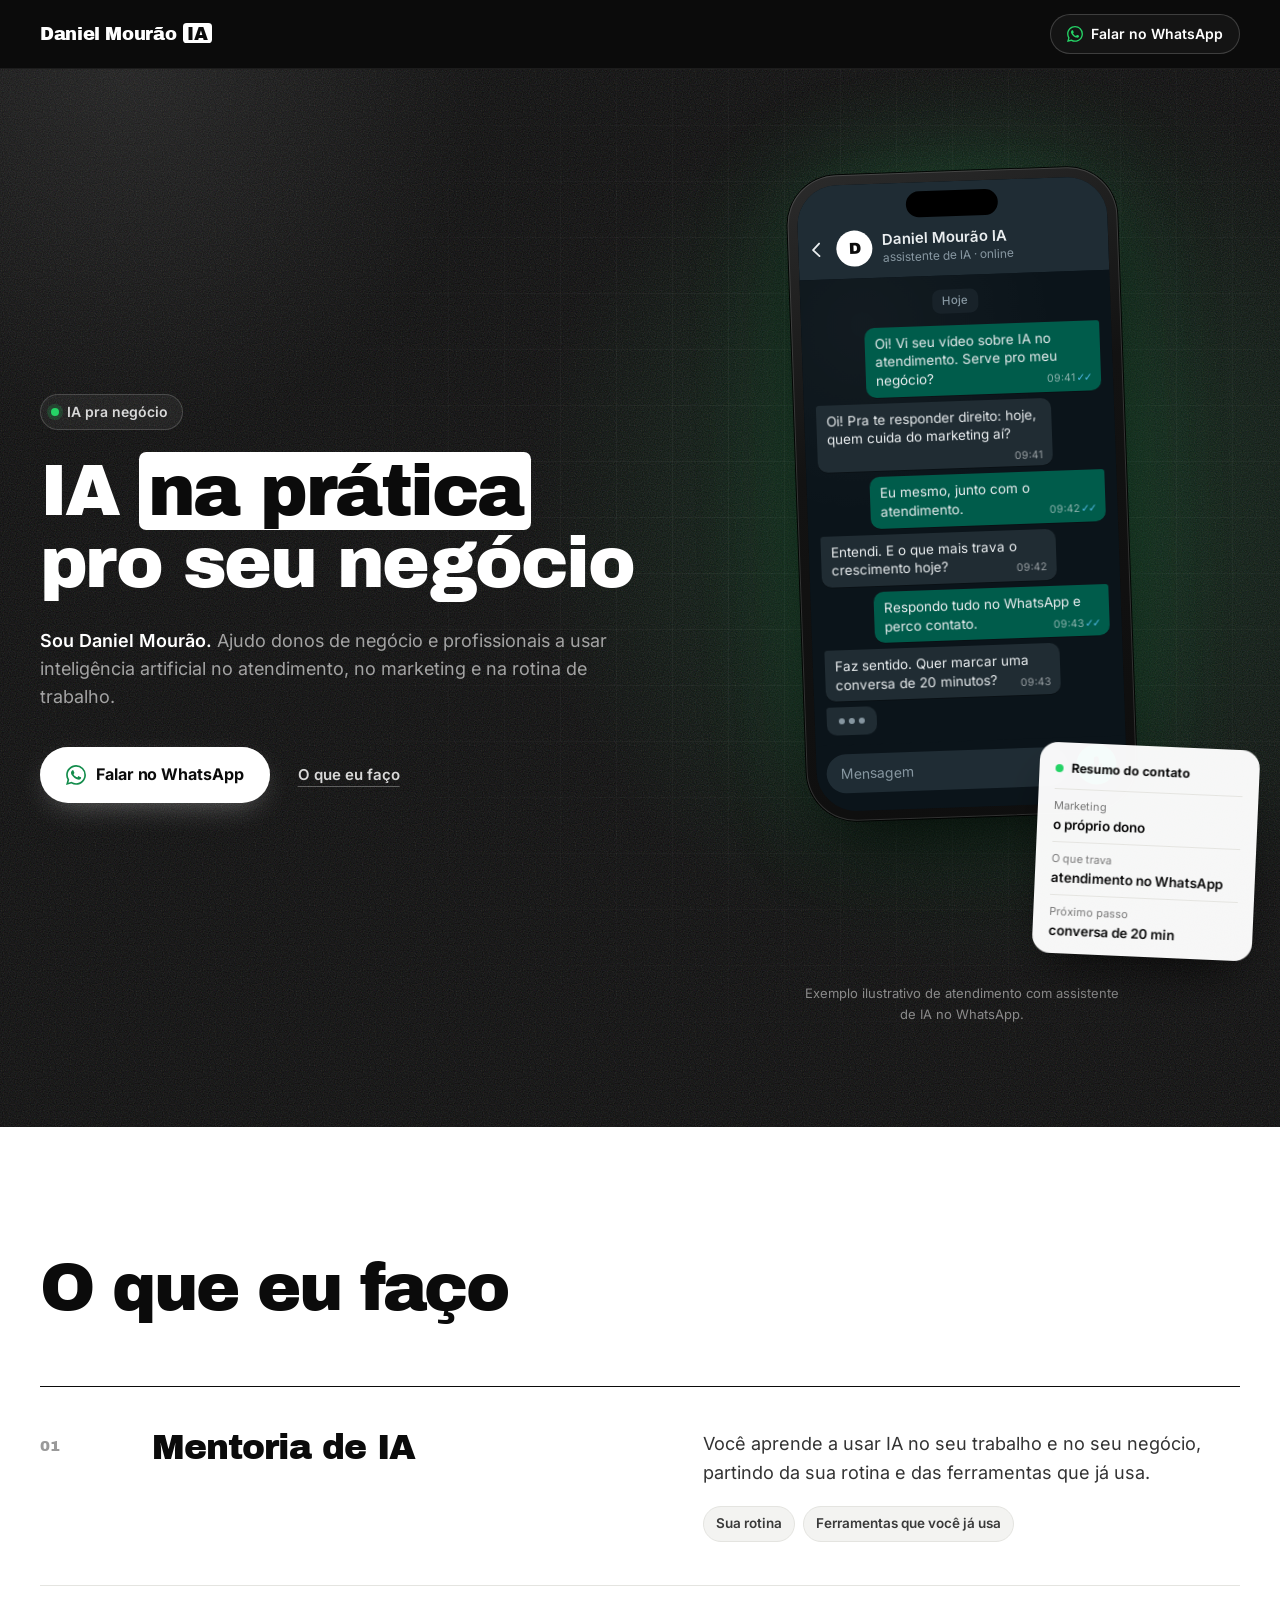
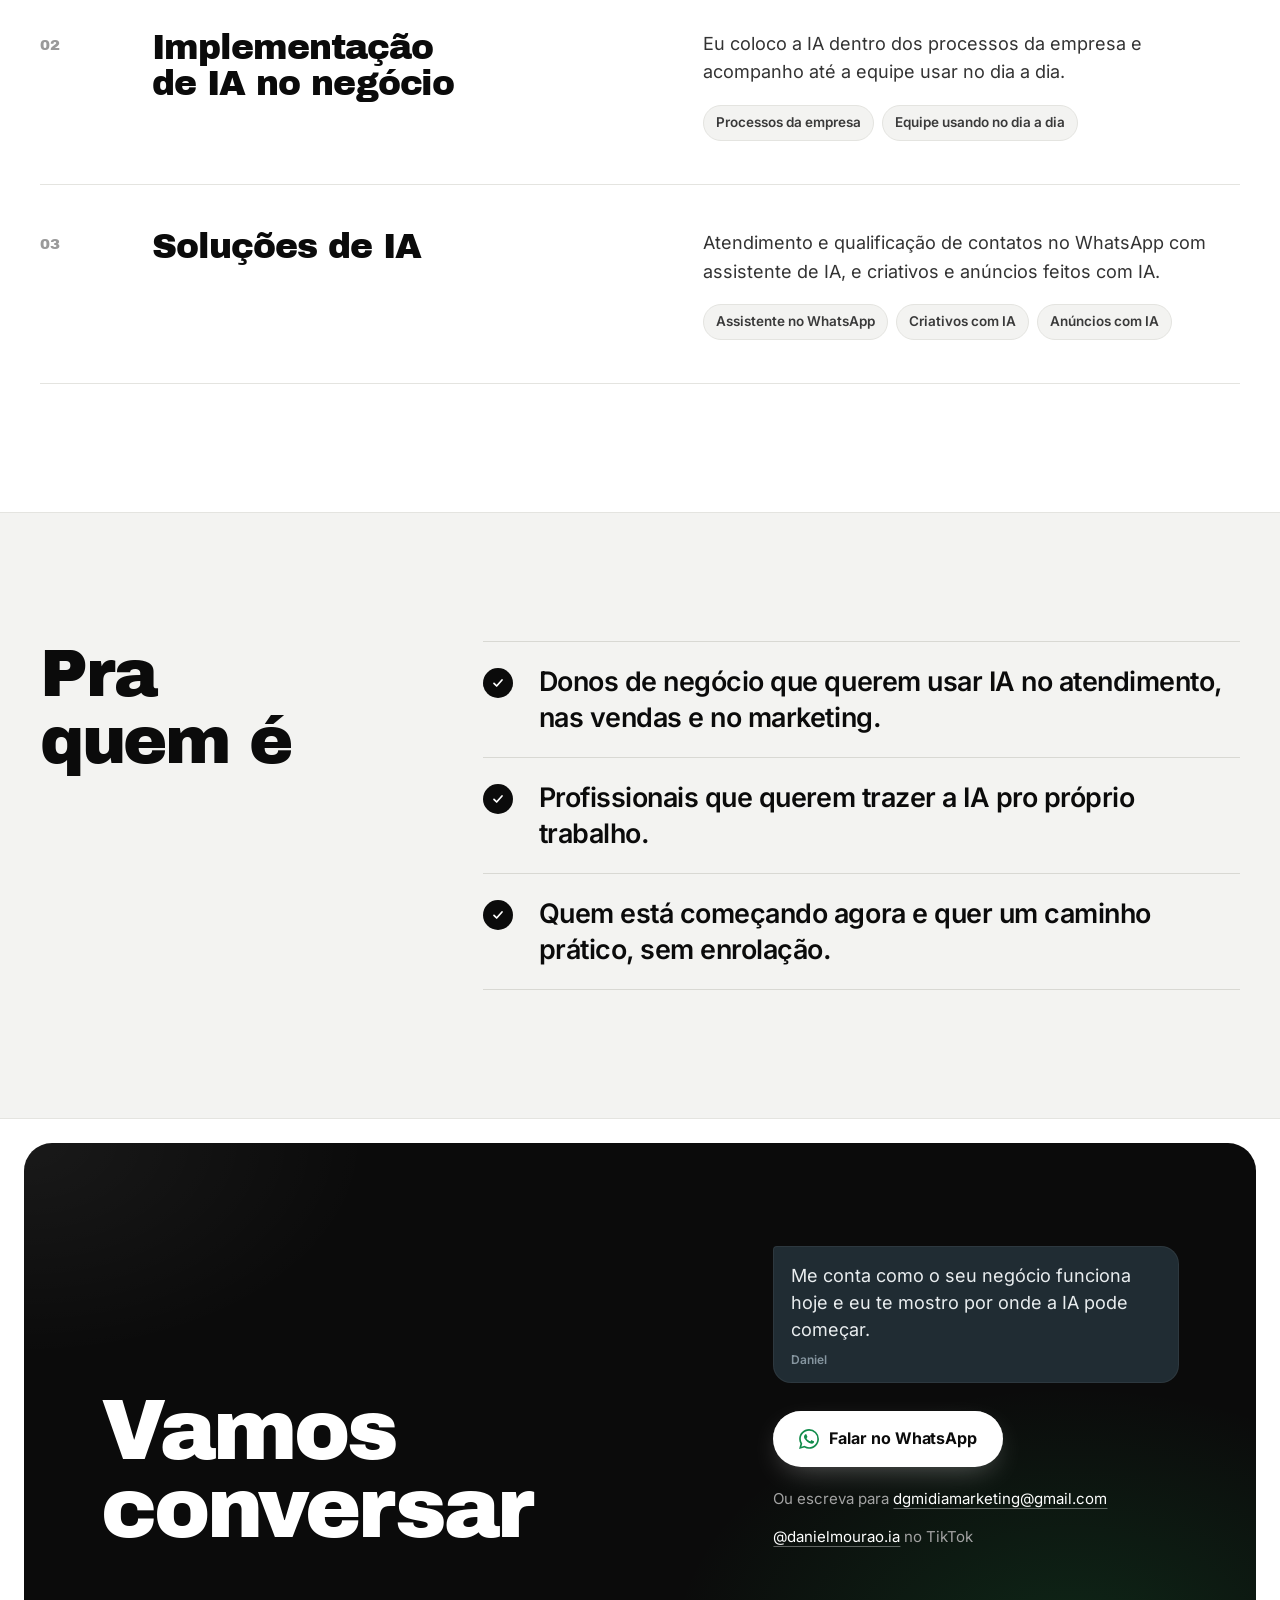
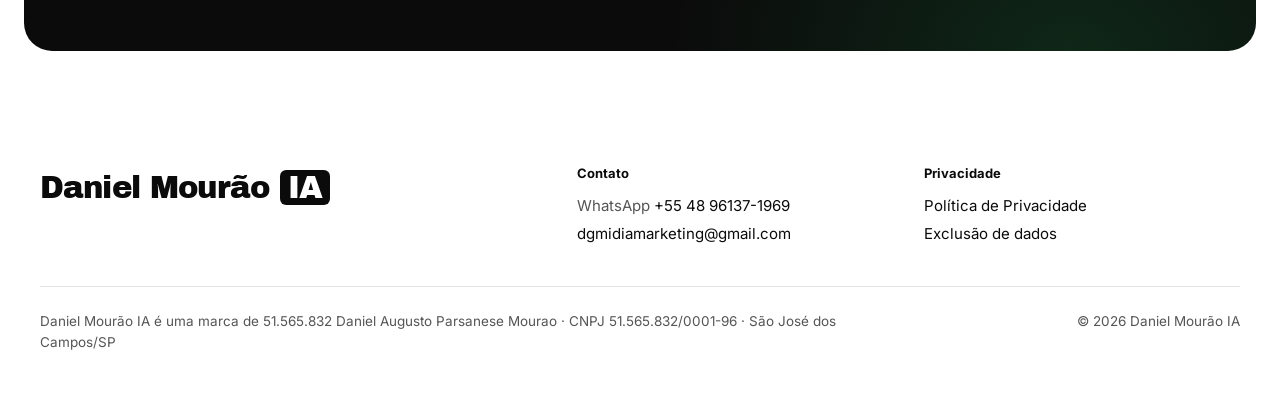
<file: index.html>
<!doctype html>
<html lang="pt-BR">
<head>
  <meta charset="utf-8" />
  <meta name="viewport" content="width=device-width, initial-scale=1, viewport-fit=cover" />
  <meta name="facebook-domain-verification" content="qr241pvgj41ickzu6jakgyq19x4v7q" />
  <title>Daniel Mourão IA | IA pra negócio</title>
  <meta name="description" content="Mentoria, implementação e soluções de IA pra negócio, como atendimento no WhatsApp com assistente de IA e criativos e anúncios feitos com IA." />
  <link rel="canonical" href="https://danielmouraoia.com.br/" />
  <meta property="og:type" content="website" />
  <meta property="og:locale" content="pt_BR" />
  <meta property="og:url" content="https://danielmouraoia.com.br/" />
  <meta property="og:site_name" content="Daniel Mourão IA" />
  <meta property="og:title" content="Daniel Mourão IA" />
  <meta property="og:description" content="Mentoria, implementação e soluções de IA pra negócio, como atendimento no WhatsApp com assistente de IA e criativos e anúncios feitos com IA." />
  <meta name="theme-color" content="#0b0b0b" />
  <link rel="icon" href="/favicon.svg" type="image/svg+xml" />
  <link rel="icon" href="/favicon-32.png" type="image/png" sizes="32x32" />
  <link rel="apple-touch-icon" href="/apple-touch-icon.png" />
  <link rel="preload" href="/assets/fonts/archivo-black-latin.woff2" as="font" type="font/woff2" crossorigin />
  <link rel="preload" href="/assets/fonts/inter-latin.woff2" as="font" type="font/woff2" crossorigin />
  <link rel="stylesheet" href="/assets/style.css" />
</head>
<body class="home">
  <a class="pular" href="#conteudo">Pular para o conteúdo</a>

  <header class="topo">
    <div class="wrap topo-in">
      <a class="marca" href="/" aria-label="Daniel Mourão IA, página inicial">Daniel Mourão <span class="marca-ia">IA</span></a>
      <a class="topo-link" href="https://wa.me/5548961371969" target="_blank" rel="noopener">
        <svg class="i-wa" viewBox="0 0 24 24" aria-hidden="true"><use href="#wa" /></svg>
        <span><span class="so-desk">Falar no </span>WhatsApp</span>
      </a>
    </div>
  </header>

  <main id="conteudo">
    <!-- HERO -->
    <section class="hero" aria-labelledby="t-hero">
      <div class="hero-fundo" aria-hidden="true"></div>
      <div class="wrap hero-grid">
        <div class="hero-texto">
          <p class="selo">IA pra negócio</p>
          <h1 id="t-hero">IA <span class="grifo">na prática</span> pro seu negócio</h1>
          <p class="sub"><strong>Sou Daniel Mourão.</strong> Ajudo donos de negócio e profissionais a usar inteligência artificial no atendimento, no marketing e na rotina de trabalho.</p>
          <div class="hero-acoes">
            <a class="botao botao-claro" href="https://wa.me/5548961371969" target="_blank" rel="noopener">
              <svg class="i-wa" viewBox="0 0 24 24" aria-hidden="true"><use href="#wa" /></svg>
              Falar no WhatsApp
            </a>
            <a class="link-suave" href="#o-que-eu-faco">O que eu faço</a>
          </div>
        </div>

        <figure class="hero-visual">
          <div class="celular" role="img" aria-label="Exemplo ilustrativo de conversa no WhatsApp com o assistente de IA: ele pergunta quem cuida do marketing e o que trava o crescimento, e oferece uma conversa de 20 minutos.">
            <div class="tela" aria-hidden="true">
              <div class="wa-topo">
                <svg class="wa-voltar" viewBox="0 0 24 24"><path d="M15.5 4.5 8 12l7.5 7.5" fill="none" stroke="currentColor" stroke-width="2.2" stroke-linecap="round" stroke-linejoin="round"/></svg>
                <span class="wa-avatar">D</span>
                <span class="wa-nome">Daniel Mourão IA<small>assistente de IA · online</small></span>
              </div>
              <div class="wa-chat">
                <span class="wa-dia">Hoje</span>
                <p class="msg sai m1">Oi! Vi seu vídeo sobre IA no atendimento. Serve pro meu negócio?<time>09:41</time></p>
                <p class="msg entra m2">Oi! Pra te responder direito: hoje, quem cuida do marketing aí?<time>09:41</time></p>
                <p class="msg sai m3">Eu mesmo, junto com o atendimento.<time>09:42</time></p>
                <p class="msg entra m4">Entendi. E o que mais trava o crescimento hoje?<time>09:42</time></p>
                <p class="msg sai m5">Respondo tudo no WhatsApp e perco contato.<time>09:43</time></p>
                <p class="msg entra m6">Faz sentido. Quer marcar uma conversa de 20 minutos?<time>09:43</time></p>
                <span class="digitando m7"><i></i><i></i><i></i></span>
              </div>
              <div class="wa-base">
                <span class="wa-campo">Mensagem</span>
                <span class="wa-mic"><svg viewBox="0 0 24 24"><path d="M12 14a3 3 0 0 0 3-3V5a3 3 0 0 0-6 0v6a3 3 0 0 0 3 3Zm5-3a5 5 0 0 1-10 0H5a7 7 0 0 0 6 6.9V21h2v-3.1A7 7 0 0 0 19 11h-2Z" fill="currentColor"/></svg></span>
              </div>
            </div>
          </div>

          <div class="resumo" aria-hidden="true">
            <p class="resumo-t">Resumo do contato</p>
            <dl>
              <div><dt>Marketing</dt><dd>o próprio dono</dd></div>
              <div><dt>O que trava</dt><dd>atendimento no WhatsApp</dd></div>
              <div><dt>Próximo passo</dt><dd>conversa de 20 min</dd></div>
            </dl>
          </div>
          <figcaption>Exemplo ilustrativo de atendimento com assistente de IA no WhatsApp.</figcaption>
        </figure>
      </div>
    </section>

    <!-- O QUE EU FAÇO -->
    <section class="secao faco" id="o-que-eu-faco" aria-labelledby="t-faco">
      <div class="wrap">
        <h2 id="t-faco">O que eu faço</h2>
        <ol class="servicos">
          <li class="servico">
            <span class="num" aria-hidden="true">01</span>
            <h3>Mentoria de IA</h3>
            <div class="servico-txt">
              <p>Você aprende a usar IA no seu trabalho e no seu negócio, partindo da sua rotina e das ferramentas que já usa.</p>
              <ul class="tags" aria-label="Foco">
                <li>Sua rotina</li><li>Ferramentas que você já usa</li>
              </ul>
            </div>
          </li>
          <li class="servico">
            <span class="num" aria-hidden="true">02</span>
            <h3>Implementação de IA no negócio</h3>
            <div class="servico-txt">
              <p>Eu coloco a IA dentro dos processos da empresa e acompanho até a equipe usar no dia a dia.</p>
              <ul class="tags" aria-label="Foco">
                <li>Processos da empresa</li><li>Equipe usando no dia a dia</li>
              </ul>
            </div>
          </li>
          <li class="servico">
            <span class="num" aria-hidden="true">03</span>
            <h3>Soluções de IA</h3>
            <div class="servico-txt">
              <p>Atendimento e qualificação de contatos no WhatsApp com assistente de IA, e criativos e anúncios feitos com IA.</p>
              <ul class="tags" aria-label="Foco">
                <li>Assistente no WhatsApp</li><li>Criativos com IA</li><li>Anúncios com IA</li>
              </ul>
            </div>
          </li>
        </ol>
      </div>
    </section>

    <!-- PRA QUEM É -->
    <section class="secao quem" aria-labelledby="t-quem">
      <div class="wrap quem-grid">
        <h2 id="t-quem">Pra quem&nbsp;é</h2>
        <ul class="publico">
          <li>Donos de negócio que querem usar IA no atendimento, nas vendas e no marketing.</li>
          <li>Profissionais que querem trazer a IA pro próprio trabalho.</li>
          <li>Quem está começando agora e quer um caminho prático, sem enrolação.</li>
        </ul>
      </div>
    </section>

    <!-- CHAMADA FINAL -->
    <section class="final" aria-labelledby="t-conversar">
      <div class="final-caixa">
        <div class="final-fundo" aria-hidden="true"></div>
        <div class="final-grid">
          <h2 id="t-conversar">Vamos conversar</h2>
          <div class="final-lado">
            <p class="balao">Me conta como o seu negócio funciona hoje e eu te mostro por onde a IA pode começar.<span class="balao-assina" aria-hidden="true">Daniel</span></p>
            <a class="botao botao-claro" href="https://wa.me/5548961371969" target="_blank" rel="noopener">
              <svg class="i-wa" viewBox="0 0 24 24" aria-hidden="true"><use href="#wa" /></svg>
              Falar no WhatsApp
            </a>
            <p class="alt">Ou escreva para <a href="mailto:dgmidiamarketing@gmail.com">dgmidiamarketing@gmail.com</a></p>
            <p class="alt"><a href="https://www.tiktok.com/@danielmourao.ia" target="_blank" rel="noopener">@danielmourao.ia</a> no TikTok</p>
          </div>
        </div>
      </div>
    </section>
  </main>

  <footer class="rodape">
    <div class="wrap">
      <div class="rodape-grid">
        <p class="rodape-marca">Daniel Mourão <span class="marca-ia">IA</span></p>
        <div class="rodape-col">
          <p class="rodape-t">Contato</p>
          <p>WhatsApp <a href="https://wa.me/5548961371969" target="_blank" rel="noopener" class="tel">+55 48 96137-1969</a></p>
          <p><a href="mailto:dgmidiamarketing@gmail.com">dgmidiamarketing@gmail.com</a></p>
        </div>
        <div class="rodape-col">
          <p class="rodape-t">Privacidade</p>
          <p><a href="/politica-de-privacidade">Política de Privacidade</a></p>
          <p><a href="/politica-de-privacidade#exclusao-de-dados">Exclusão de dados</a></p>
        </div>
      </div>
      <div class="rodape-base">
        <p class="empresa">Daniel Mourão IA é uma marca de 51.565.832 Daniel Augusto Parsanese Mourao · <span class="nw">CNPJ 51.565.832/0001-96</span> · São José dos Campos/SP</p>
        <p>© 2026 Daniel Mourão IA</p>
      </div>
    </div>
  </footer>

  <svg width="0" height="0" style="position:absolute" aria-hidden="true">
    <symbol id="wa" viewBox="0 0 24 24"><path fill="currentColor" d="M17.472 14.382c-.297-.149-1.758-.867-2.03-.967-.273-.099-.471-.148-.67.15-.197.297-.767.966-.94 1.164-.173.199-.347.223-.644.075-.297-.15-1.255-.463-2.39-1.475-.883-.788-1.48-1.761-1.653-2.059-.173-.297-.018-.458.13-.606.134-.133.298-.347.446-.52.149-.174.198-.298.298-.497.099-.198.05-.371-.025-.52-.075-.149-.669-1.612-.916-2.207-.242-.579-.487-.5-.669-.51-.173-.008-.371-.01-.57-.01-.198 0-.52.074-.792.372-.272.297-1.04 1.016-1.04 2.479 0 1.462 1.065 2.875 1.213 3.074.149.198 2.096 3.2 5.077 4.487.709.306 1.262.489 1.694.625.712.227 1.36.195 1.871.118.571-.085 1.758-.719 2.006-1.413.248-.694.248-1.289.173-1.413-.074-.124-.272-.198-.57-.347m-5.421 7.403h-.004a9.87 9.87 0 01-5.031-1.378l-.361-.214-3.741.982.998-3.648-.235-.374a9.86 9.86 0 01-1.51-5.26c.001-5.45 4.436-9.884 9.888-9.884 2.64 0 5.122 1.03 6.988 2.898a9.825 9.825 0 012.893 6.994c-.003 5.45-4.437 9.884-9.885 9.884m8.413-18.297A11.815 11.815 0 0012.05 0C5.495 0 .16 5.335.157 11.892c0 2.096.547 4.142 1.588 5.945L.057 24l6.305-1.654a11.882 11.882 0 005.683 1.448h.005c6.554 0 11.89-5.335 11.893-11.893a11.821 11.821 0 00-3.48-8.413Z"/></symbol>
  </svg>
</body>
</html>
</file>
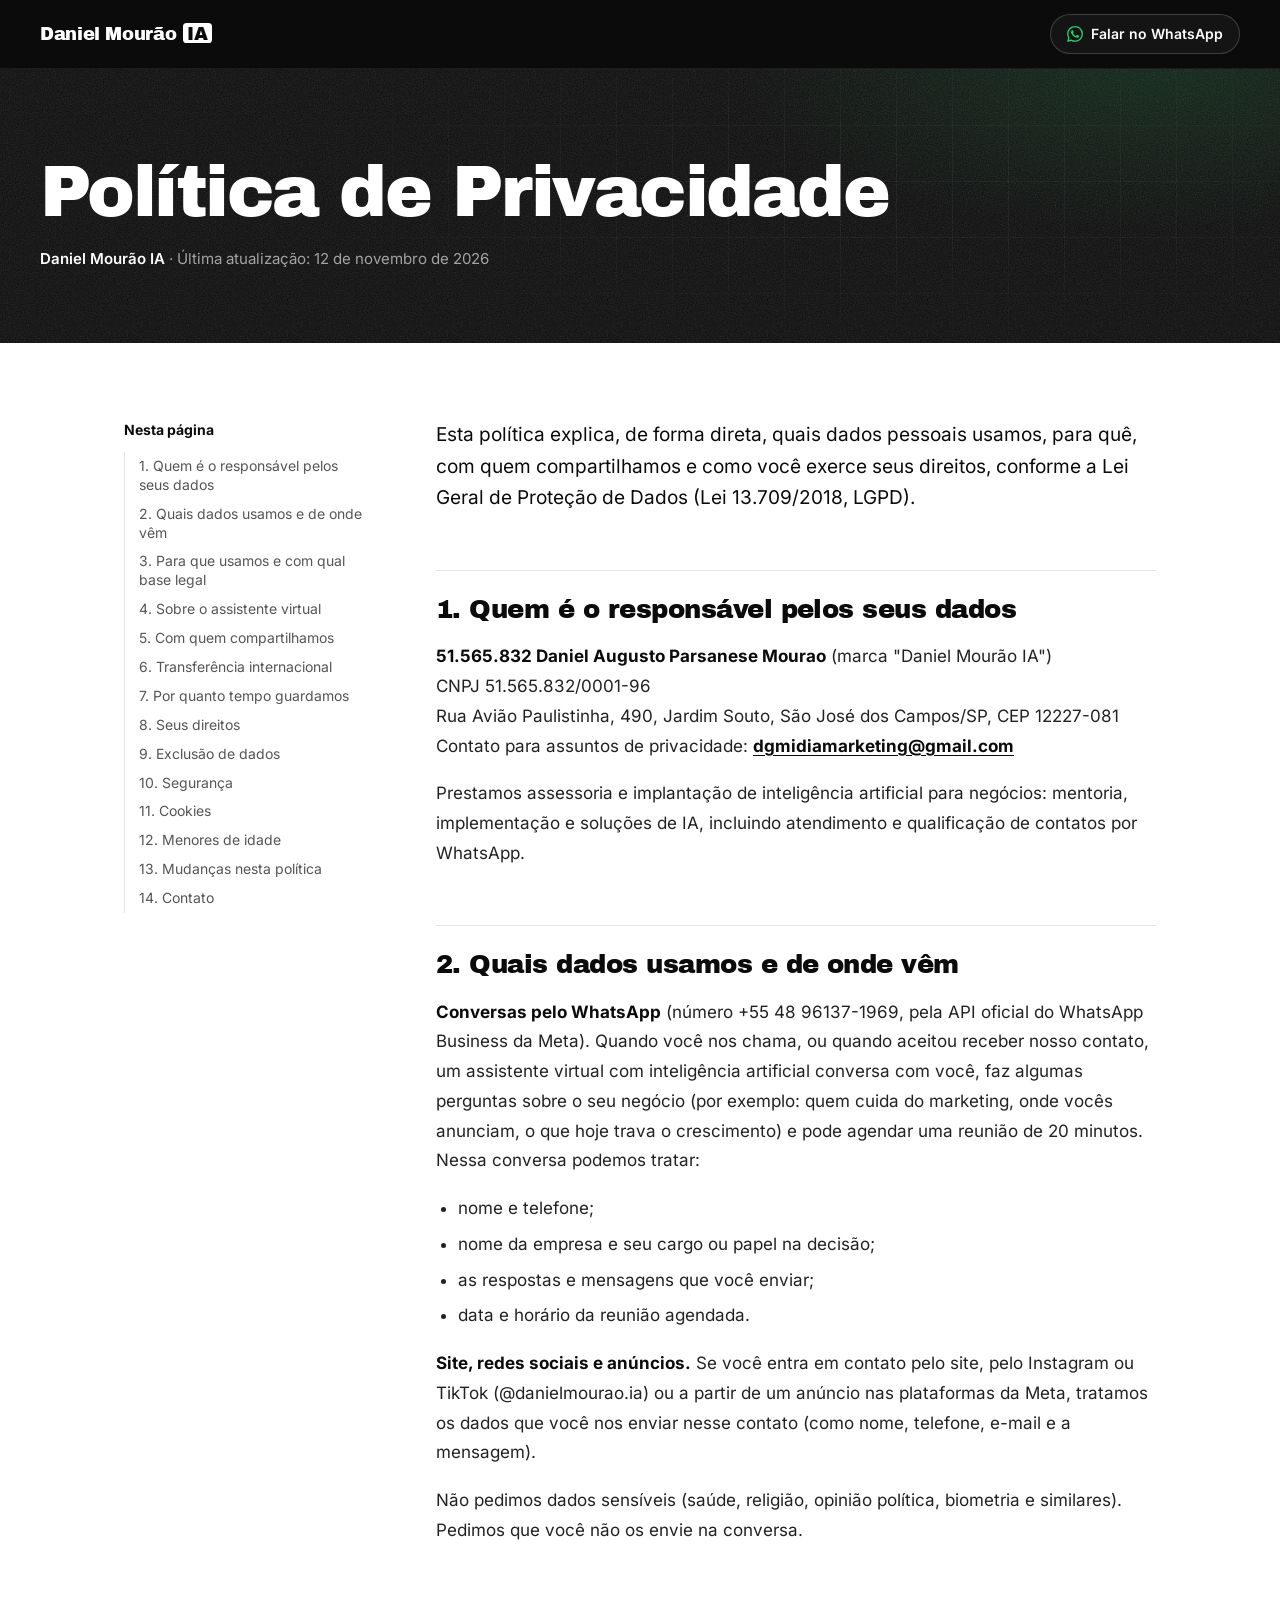
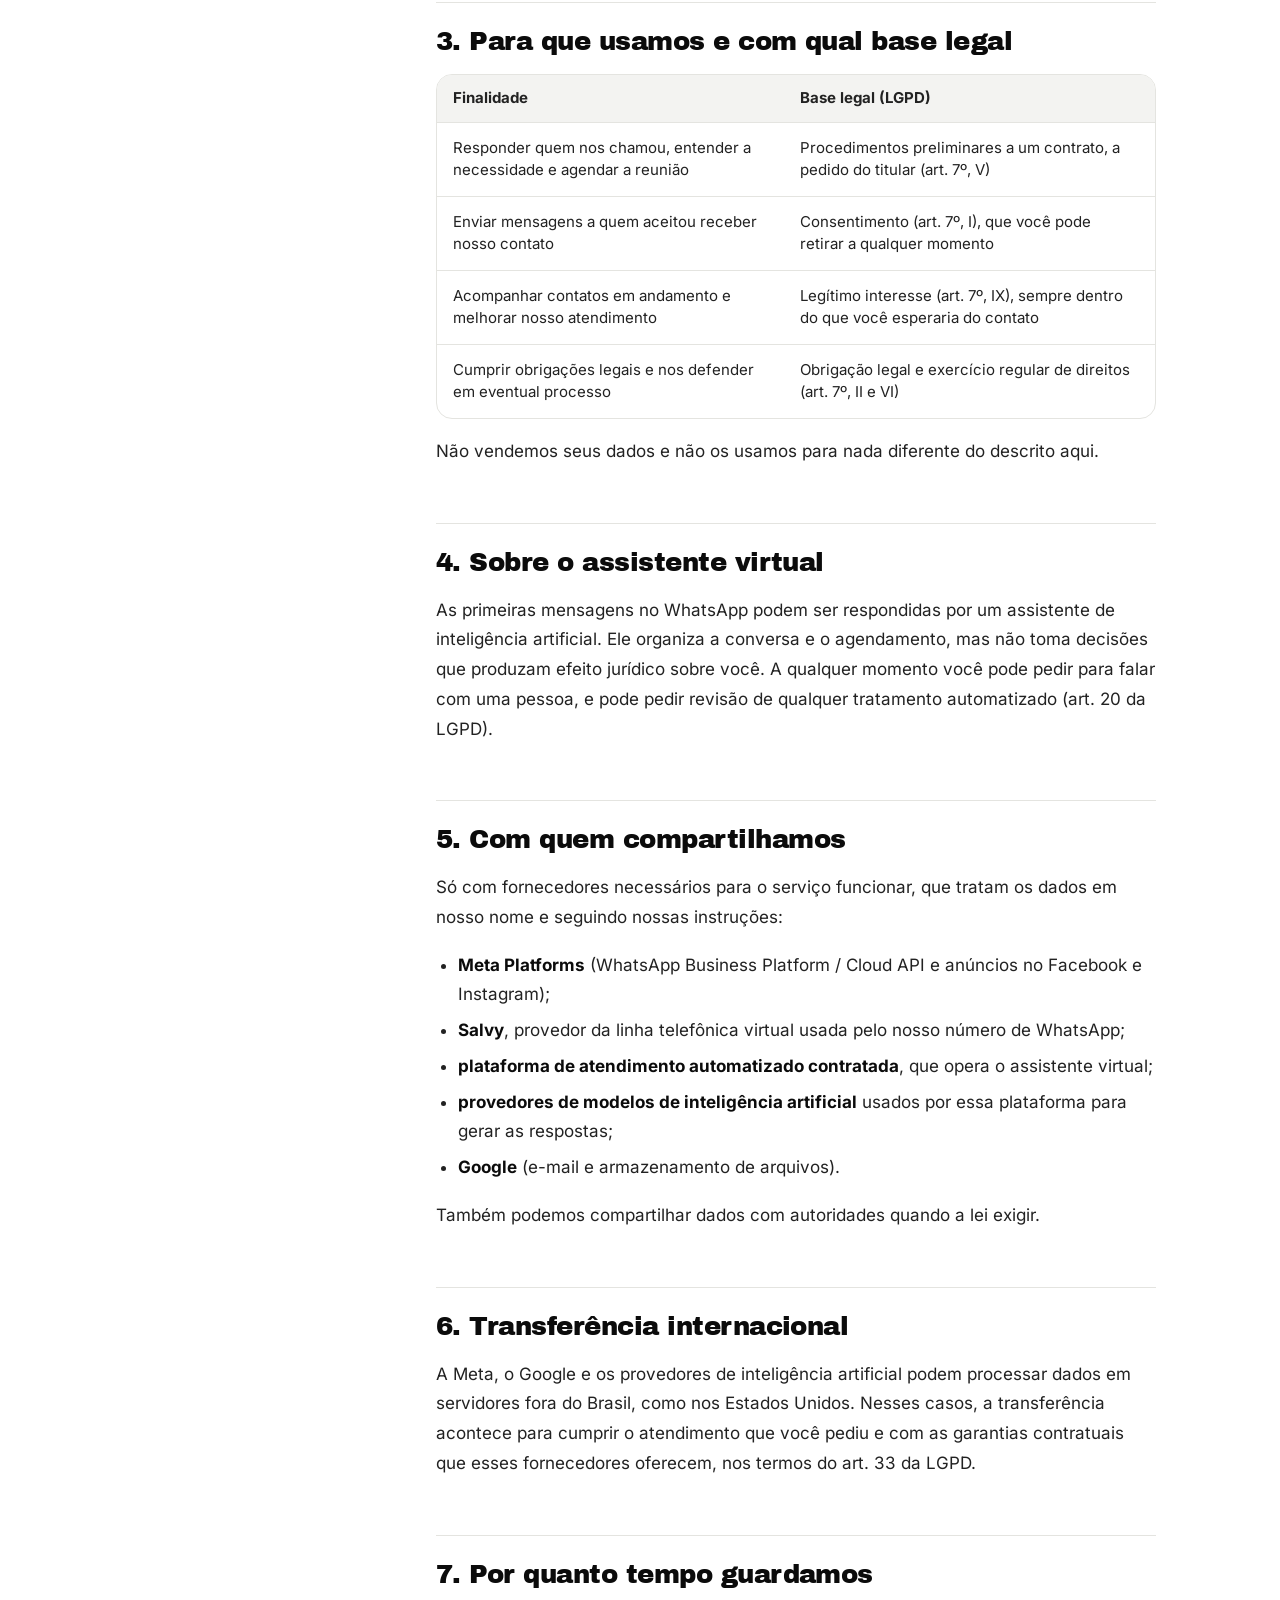
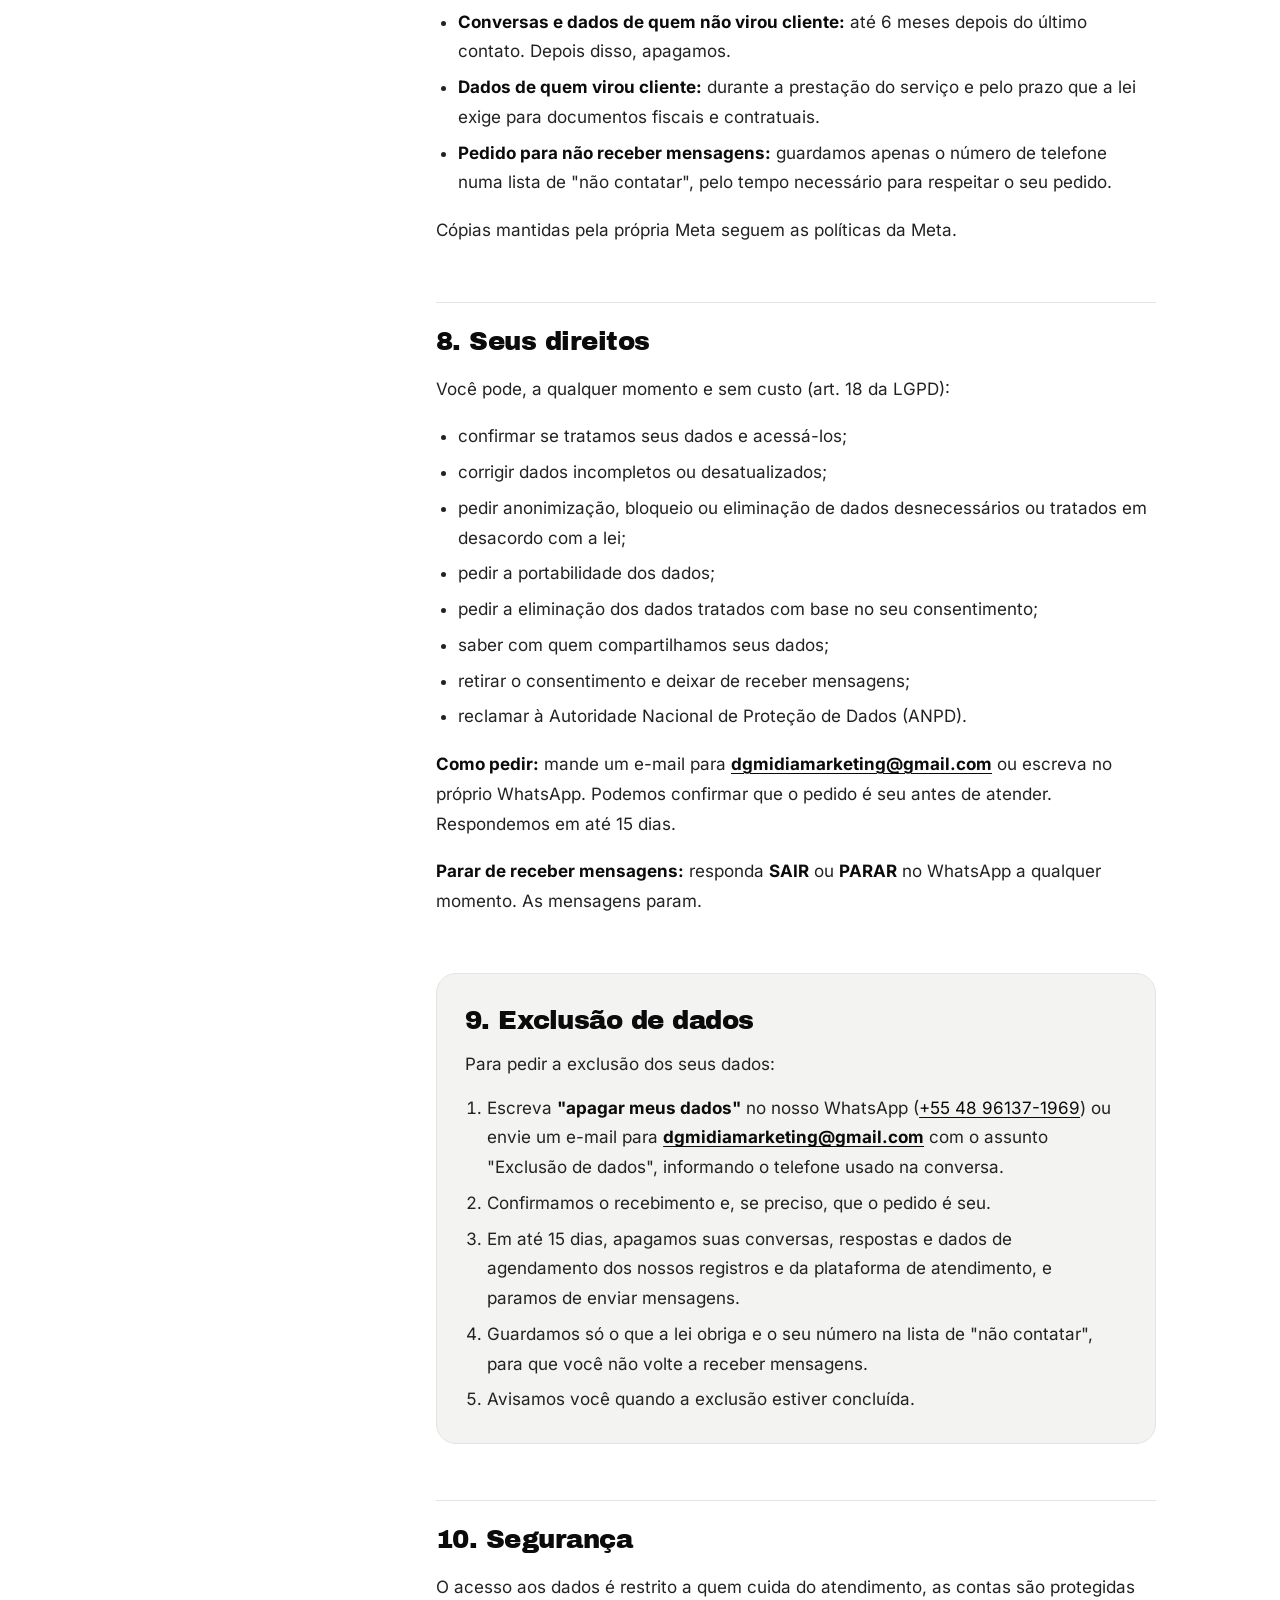
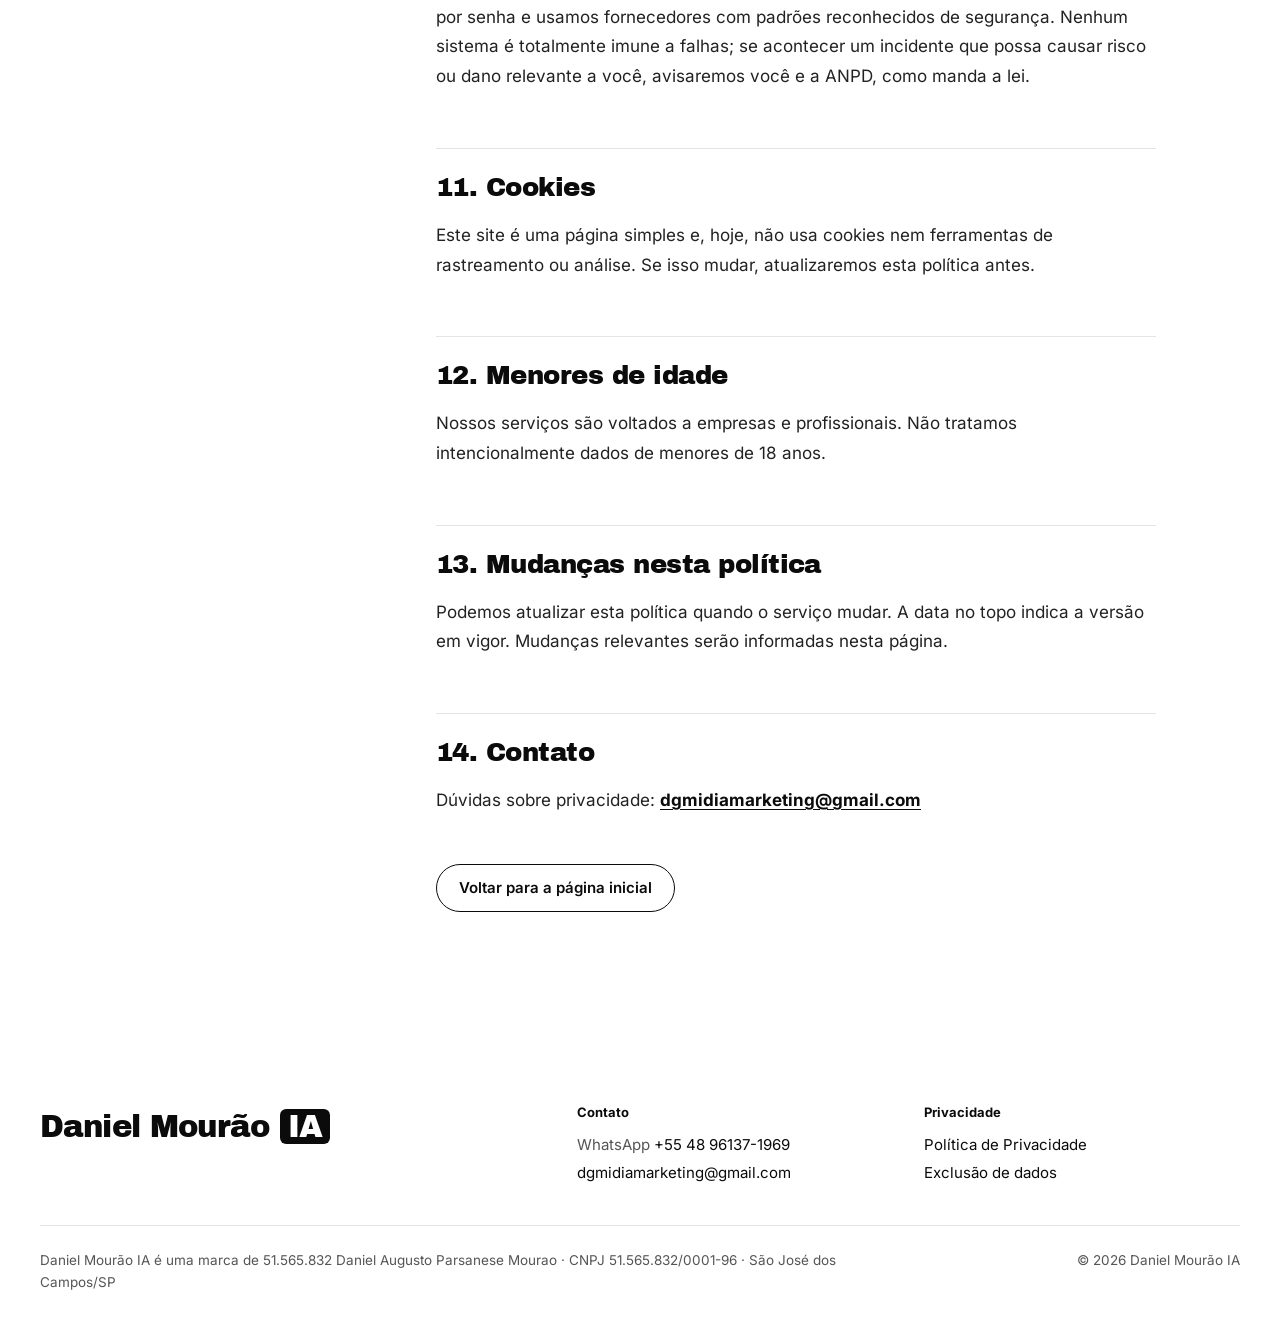
<file: exclusao-de-dados/index.html>
<!doctype html>
<html lang="pt-BR">
<head>
  <meta charset="utf-8" />
  <meta name="viewport" content="width=device-width, initial-scale=1" />
  <title>Exclusão de dados | Daniel Mourão IA</title>
  <meta name="description" content="Política de Privacidade e exclusão de dados da Daniel Mourão IA (51.565.832 Daniel Augusto Parsanese Mourao, CNPJ 51.565.832/0001-96)." />
  <link rel="canonical" href="https://danielmouraoia.com.br/politica-de-privacidade" />
  <meta property="og:type" content="website" />
  <meta property="og:locale" content="pt_BR" />
  <meta property="og:site_name" content="Daniel Mourão IA" />
  <meta property="og:title" content="Política de Privacidade | Daniel Mourão IA" />
  <meta name="theme-color" content="#0b0b0b" />
  <link rel="icon" href="/favicon.svg" type="image/svg+xml" />
  <link rel="icon" href="/favicon-32.png" type="image/png" sizes="32x32" />
  <link rel="apple-touch-icon" href="/apple-touch-icon.png" />
  <link rel="preload" href="/assets/fonts/archivo-black-latin.woff2" as="font" type="font/woff2" crossorigin />
  <link rel="preload" href="/assets/fonts/inter-latin.woff2" as="font" type="font/woff2" crossorigin />
  <link rel="stylesheet" href="/assets/style.css" />
</head>
<body class="pagina-doc">
  <a class="pular" href="#conteudo">Pular para o conteúdo</a>

  <header class="topo">
    <div class="wrap topo-in">
      <a class="marca" href="/" aria-label="Daniel Mourão IA, página inicial">Daniel Mourão <span class="marca-ia">IA</span></a>
      <a class="topo-link" href="https://wa.me/5548961371969" target="_blank" rel="noopener">
        <svg class="i-wa" viewBox="0 0 24 24" aria-hidden="true"><use href="#wa" /></svg>
        <span><span class="so-desk">Falar no </span>WhatsApp</span>
      </a>
    </div>
  </header>

  <main id="conteudo">
    <section class="doc-topo">
      <div class="hero-fundo" aria-hidden="true"></div>
      <div class="wrap">
        <h1>Política de Privacidade</h1>
        <p class="meta"><strong>Daniel Mourão IA</strong> · Última atualização: 12 de novembro de 2026</p>
      </div>
    </section>

    <div class="wrap doc-grid">
      <nav class="sumario" aria-label="Sumário">
        <p>Nesta página</p>
        <ol>
            <li><a href="#responsavel">1. Quem é o responsável pelos seus dados</a></li>
            <li><a href="#dados">2. Quais dados usamos e de onde vêm</a></li>
            <li><a href="#finalidades">3. Para que usamos e com qual base legal</a></li>
            <li><a href="#assistente">4. Sobre o assistente virtual</a></li>
            <li><a href="#compartilhamento">5. Com quem compartilhamos</a></li>
            <li><a href="#transferencia">6. Transferência internacional</a></li>
            <li><a href="#retencao">7. Por quanto tempo guardamos</a></li>
            <li><a href="#direitos">8. Seus direitos</a></li>
            <li><a href="#exclusao-de-dados">9. Exclusão de dados</a></li>
            <li><a href="#seguranca">10. Segurança</a></li>
            <li><a href="#cookies">11. Cookies</a></li>
            <li><a href="#menores">12. Menores de idade</a></li>
            <li><a href="#mudancas">13. Mudanças nesta política</a></li>
            <li><a href="#contato">14. Contato</a></li>
        </ol>
      </nav>

      <article class="doc">
      <p>Esta política explica, de forma direta, quais dados pessoais usamos, para quê, com quem compartilhamos e como você exerce seus direitos, conforme a Lei Geral de Proteção de Dados (Lei 13.709/2018, LGPD).</p>

      <h2 id="responsavel">1. Quem é o responsável pelos seus dados</h2>
      <p><strong>51.565.832 Daniel Augusto Parsanese Mourao</strong> (marca "Daniel Mourão IA")<br />
      CNPJ 51.565.832/0001-96<br />
      Rua Avião Paulistinha, 490, Jardim Souto, São José dos Campos/SP, CEP 12227-081<br />
      Contato para assuntos de privacidade: <strong><a href="mailto:dgmidiamarketing@gmail.com">dgmidiamarketing@gmail.com</a></strong></p>
      <p>Prestamos assessoria e implantação de inteligência artificial para negócios: mentoria, implementação e soluções de IA, incluindo atendimento e qualificação de contatos por WhatsApp.</p>

      <h2 id="dados">2. Quais dados usamos e de onde vêm</h2>
      <p><strong>Conversas pelo WhatsApp</strong> (número +55 48 96137-1969, pela API oficial do WhatsApp Business da Meta). Quando você nos chama, ou quando aceitou receber nosso contato, um assistente virtual com inteligência artificial conversa com você, faz algumas perguntas sobre o seu negócio (por exemplo: quem cuida do marketing, onde vocês anunciam, o que hoje trava o crescimento) e pode agendar uma reunião de 20 minutos. Nessa conversa podemos tratar:</p>
      <ul>
        <li>nome e telefone;</li>
        <li>nome da empresa e seu cargo ou papel na decisão;</li>
        <li>as respostas e mensagens que você enviar;</li>
        <li>data e horário da reunião agendada.</li>
      </ul>
      <p><strong>Site, redes sociais e anúncios.</strong> Se você entra em contato pelo site, pelo Instagram ou TikTok (@danielmourao.ia) ou a partir de um anúncio nas plataformas da Meta, tratamos os dados que você nos enviar nesse contato (como nome, telefone, e-mail e a mensagem).</p>
      <p>Não pedimos dados sensíveis (saúde, religião, opinião política, biometria e similares). Pedimos que você não os envie na conversa.</p>

      <h2 id="finalidades">3. Para que usamos e com qual base legal</h2>
      <div class="tabela-rolagem"><table class="tabela">
        <thead>
          <tr><th scope="col">Finalidade</th><th scope="col">Base legal (LGPD)</th></tr>
        </thead>
        <tbody>
          <tr><td>Responder quem nos chamou, entender a necessidade e agendar a reunião</td><td>Procedimentos preliminares a um contrato, a pedido do titular (art. 7º, V)</td></tr>
          <tr><td>Enviar mensagens a quem aceitou receber nosso contato</td><td>Consentimento (art. 7º, I), que você pode retirar a qualquer momento</td></tr>
          <tr><td>Acompanhar contatos em andamento e melhorar nosso atendimento</td><td>Legítimo interesse (art. 7º, IX), sempre dentro do que você esperaria do contato</td></tr>
          <tr><td>Cumprir obrigações legais e nos defender em eventual processo</td><td>Obrigação legal e exercício regular de direitos (art. 7º, II e VI)</td></tr>
        </tbody>
      </table></div>
      <p>Não vendemos seus dados e não os usamos para nada diferente do descrito aqui.</p>

      <h2 id="assistente">4. Sobre o assistente virtual</h2>
      <p>As primeiras mensagens no WhatsApp podem ser respondidas por um assistente de inteligência artificial. Ele organiza a conversa e o agendamento, mas não toma decisões que produzam efeito jurídico sobre você. A qualquer momento você pode pedir para falar com uma pessoa, e pode pedir revisão de qualquer tratamento automatizado (art. 20 da LGPD).</p>

      <h2 id="compartilhamento">5. Com quem compartilhamos</h2>
      <p>Só com fornecedores necessários para o serviço funcionar, que tratam os dados em nosso nome e seguindo nossas instruções:</p>
      <ul>
        <li><strong>Meta Platforms</strong> (WhatsApp Business Platform / Cloud API e anúncios no Facebook e Instagram);</li>
        <li><strong>Salvy</strong>, provedor da linha telefônica virtual usada pelo nosso número de WhatsApp;</li>
        <li><strong>plataforma de atendimento automatizado contratada</strong>, que opera o assistente virtual;</li>
        <li><strong>provedores de modelos de inteligência artificial</strong> usados por essa plataforma para gerar as respostas;</li>
        <li><strong>Google</strong> (e-mail e armazenamento de arquivos).</li>
      </ul>
      <p>Também podemos compartilhar dados com autoridades quando a lei exigir.</p>

      <h2 id="transferencia">6. Transferência internacional</h2>
      <p>A Meta, o Google e os provedores de inteligência artificial podem processar dados em servidores fora do Brasil, como nos Estados Unidos. Nesses casos, a transferência acontece para cumprir o atendimento que você pediu e com as garantias contratuais que esses fornecedores oferecem, nos termos do art. 33 da LGPD.</p>

      <h2 id="retencao">7. Por quanto tempo guardamos</h2>
      <ul>
        <li><strong>Conversas e dados de quem não virou cliente:</strong> até 6 meses depois do último contato. Depois disso, apagamos.</li>
        <li><strong>Dados de quem virou cliente:</strong> durante a prestação do serviço e pelo prazo que a lei exige para documentos fiscais e contratuais.</li>
        <li><strong>Pedido para não receber mensagens:</strong> guardamos apenas o número de telefone numa lista de "não contatar", pelo tempo necessário para respeitar o seu pedido.</li>
      </ul>
      <p>Cópias mantidas pela própria Meta seguem as políticas da Meta.</p>

      <h2 id="direitos">8. Seus direitos</h2>
      <p>Você pode, a qualquer momento e sem custo (art. 18 da LGPD):</p>
      <ul>
        <li>confirmar se tratamos seus dados e acessá-los;</li>
        <li>corrigir dados incompletos ou desatualizados;</li>
        <li>pedir anonimização, bloqueio ou eliminação de dados desnecessários ou tratados em desacordo com a lei;</li>
        <li>pedir a portabilidade dos dados;</li>
        <li>pedir a eliminação dos dados tratados com base no seu consentimento;</li>
        <li>saber com quem compartilhamos seus dados;</li>
        <li>retirar o consentimento e deixar de receber mensagens;</li>
        <li>reclamar à Autoridade Nacional de Proteção de Dados (ANPD).</li>
      </ul>
      <p><strong>Como pedir:</strong> mande um e-mail para <strong><a href="mailto:dgmidiamarketing@gmail.com">dgmidiamarketing@gmail.com</a></strong> ou escreva no próprio WhatsApp. Podemos confirmar que o pedido é seu antes de atender. Respondemos em até 15 dias.</p>
      <p><strong>Parar de receber mensagens:</strong> responda <strong>SAIR</strong> ou <strong>PARAR</strong> no WhatsApp a qualquer momento. As mensagens param.</p>

      <div class="bloco-exclusao">
        <h2 id="exclusao-de-dados">9. Exclusão de dados</h2>
        <p>Para pedir a exclusão dos seus dados:</p>
        <ol>
          <li>Escreva <strong>"apagar meus dados"</strong> no nosso WhatsApp (<a href="https://wa.me/5548961371969" target="_blank" rel="noopener" class="tel">+55 48 96137-1969</a>) ou envie um e-mail para <strong><a href="mailto:dgmidiamarketing@gmail.com?subject=Exclus%C3%A3o%20de%20dados">dgmidiamarketing@gmail.com</a></strong> com o assunto "Exclusão de dados", informando o telefone usado na conversa.</li>
          <li>Confirmamos o recebimento e, se preciso, que o pedido é seu.</li>
          <li>Em até 15 dias, apagamos suas conversas, respostas e dados de agendamento dos nossos registros e da plataforma de atendimento, e paramos de enviar mensagens.</li>
          <li>Guardamos só o que a lei obriga e o seu número na lista de "não contatar", para que você não volte a receber mensagens.</li>
          <li>Avisamos você quando a exclusão estiver concluída.</li>
        </ol>
      </div>

      <h2 id="seguranca">10. Segurança</h2>
      <p>O acesso aos dados é restrito a quem cuida do atendimento, as contas são protegidas por senha e usamos fornecedores com padrões reconhecidos de segurança. Nenhum sistema é totalmente imune a falhas; se acontecer um incidente que possa causar risco ou dano relevante a você, avisaremos você e a ANPD, como manda a lei.</p>

      <h2 id="cookies">11. Cookies</h2>
      <p>Este site é uma página simples e, hoje, não usa cookies nem ferramentas de rastreamento ou análise. Se isso mudar, atualizaremos esta política antes.</p>

      <h2 id="menores">12. Menores de idade</h2>
      <p>Nossos serviços são voltados a empresas e profissionais. Não tratamos intencionalmente dados de menores de 18 anos.</p>

      <h2 id="mudancas">13. Mudanças nesta política</h2>
      <p>Podemos atualizar esta política quando o serviço mudar. A data no topo indica a versão em vigor. Mudanças relevantes serão informadas nesta página.</p>

      <h2 id="contato">14. Contato</h2>
      <p>Dúvidas sobre privacidade: <strong><a href="mailto:dgmidiamarketing@gmail.com">dgmidiamarketing@gmail.com</a></strong></p>

      <a class="voltar" href="/">Voltar para a página inicial</a>
      </article>
    </div>
  </main>

  <footer class="rodape">
    <div class="wrap">
      <div class="rodape-grid">
        <p class="rodape-marca">Daniel Mourão <span class="marca-ia">IA</span></p>
        <div class="rodape-col">
          <p class="rodape-t">Contato</p>
          <p>WhatsApp <a href="https://wa.me/5548961371969" target="_blank" rel="noopener" class="tel">+55 48 96137-1969</a></p>
          <p><a href="mailto:dgmidiamarketing@gmail.com">dgmidiamarketing@gmail.com</a></p>
        </div>
        <div class="rodape-col">
          <p class="rodape-t">Privacidade</p>
          <p><a href="/politica-de-privacidade">Política de Privacidade</a></p>
          <p><a href="/politica-de-privacidade#exclusao-de-dados">Exclusão de dados</a></p>
        </div>
      </div>
      <div class="rodape-base">
        <p class="empresa">Daniel Mourão IA é uma marca de 51.565.832 Daniel Augusto Parsanese Mourao · <span class="nw">CNPJ 51.565.832/0001-96</span> · São José dos Campos/SP</p>
        <p>© 2026 Daniel Mourão IA</p>
      </div>
    </div>
  </footer>

  <svg width="0" height="0" style="position:absolute" aria-hidden="true">
    <symbol id="wa" viewBox="0 0 24 24"><path fill="currentColor" d="M17.472 14.382c-.297-.149-1.758-.867-2.03-.967-.273-.099-.471-.148-.67.15-.197.297-.767.966-.94 1.164-.173.199-.347.223-.644.075-.297-.15-1.255-.463-2.39-1.475-.883-.788-1.48-1.761-1.653-2.059-.173-.297-.018-.458.13-.606.134-.133.298-.347.446-.52.149-.174.198-.298.298-.497.099-.198.05-.371-.025-.52-.075-.149-.669-1.612-.916-2.207-.242-.579-.487-.5-.669-.51-.173-.008-.371-.01-.57-.01-.198 0-.52.074-.792.372-.272.297-1.04 1.016-1.04 2.479 0 1.462 1.065 2.875 1.213 3.074.149.198 2.096 3.2 5.077 4.487.709.306 1.262.489 1.694.625.712.227 1.36.195 1.871.118.571-.085 1.758-.719 2.006-1.413.248-.694.248-1.289.173-1.413-.074-.124-.272-.198-.57-.347m-5.421 7.403h-.004a9.87 9.87 0 01-5.031-1.378l-.361-.214-3.741.982.998-3.648-.235-.374a9.86 9.86 0 01-1.51-5.26c.001-5.45 4.436-9.884 9.888-9.884 2.64 0 5.122 1.03 6.988 2.898a9.825 9.825 0 012.893 6.994c-.003 5.45-4.437 9.884-9.885 9.884m8.413-18.297A11.815 11.815 0 0012.05 0C5.495 0 .16 5.335.157 11.892c0 2.096.547 4.142 1.588 5.945L.057 24l6.305-1.654a11.882 11.882 0 005.683 1.448h.005c6.554 0 11.89-5.335 11.893-11.893a11.821 11.821 0 00-3.48-8.413Z"/></symbol>
  </svg>
</body>
</html>
</file>
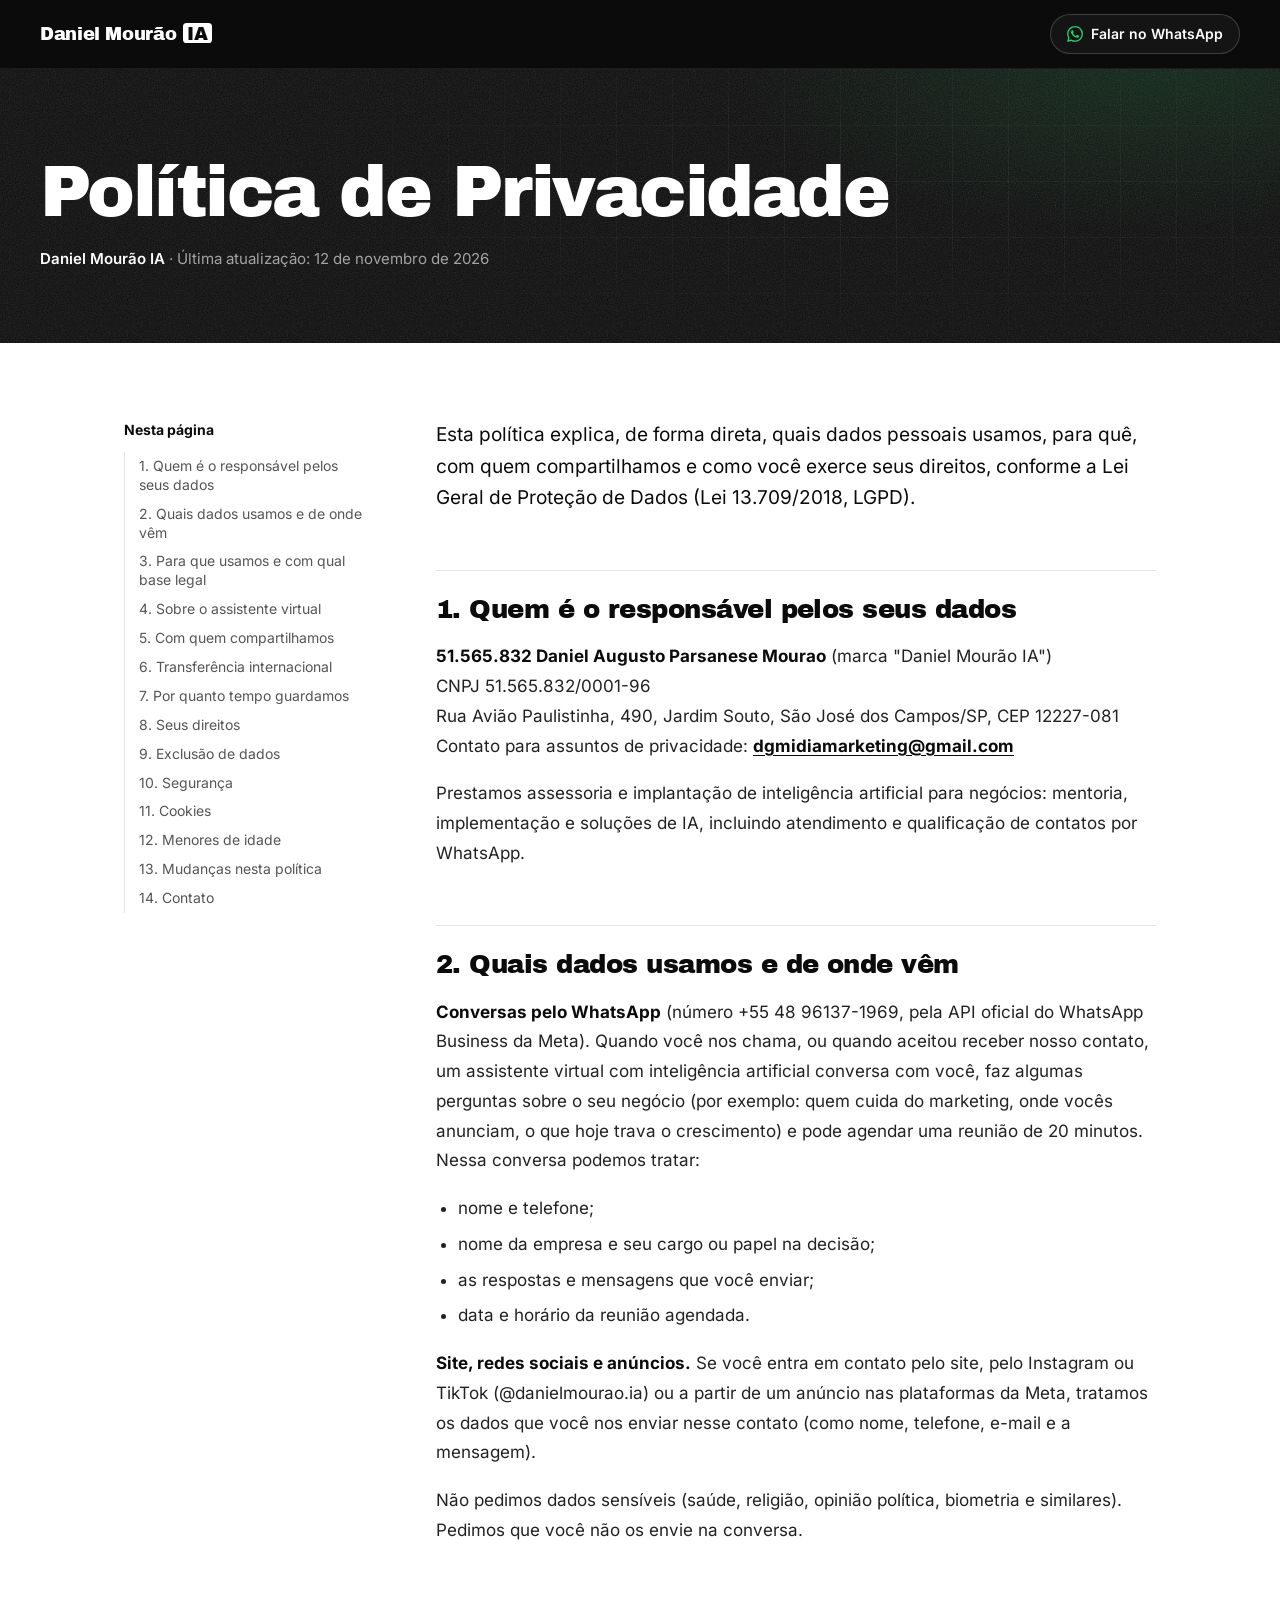
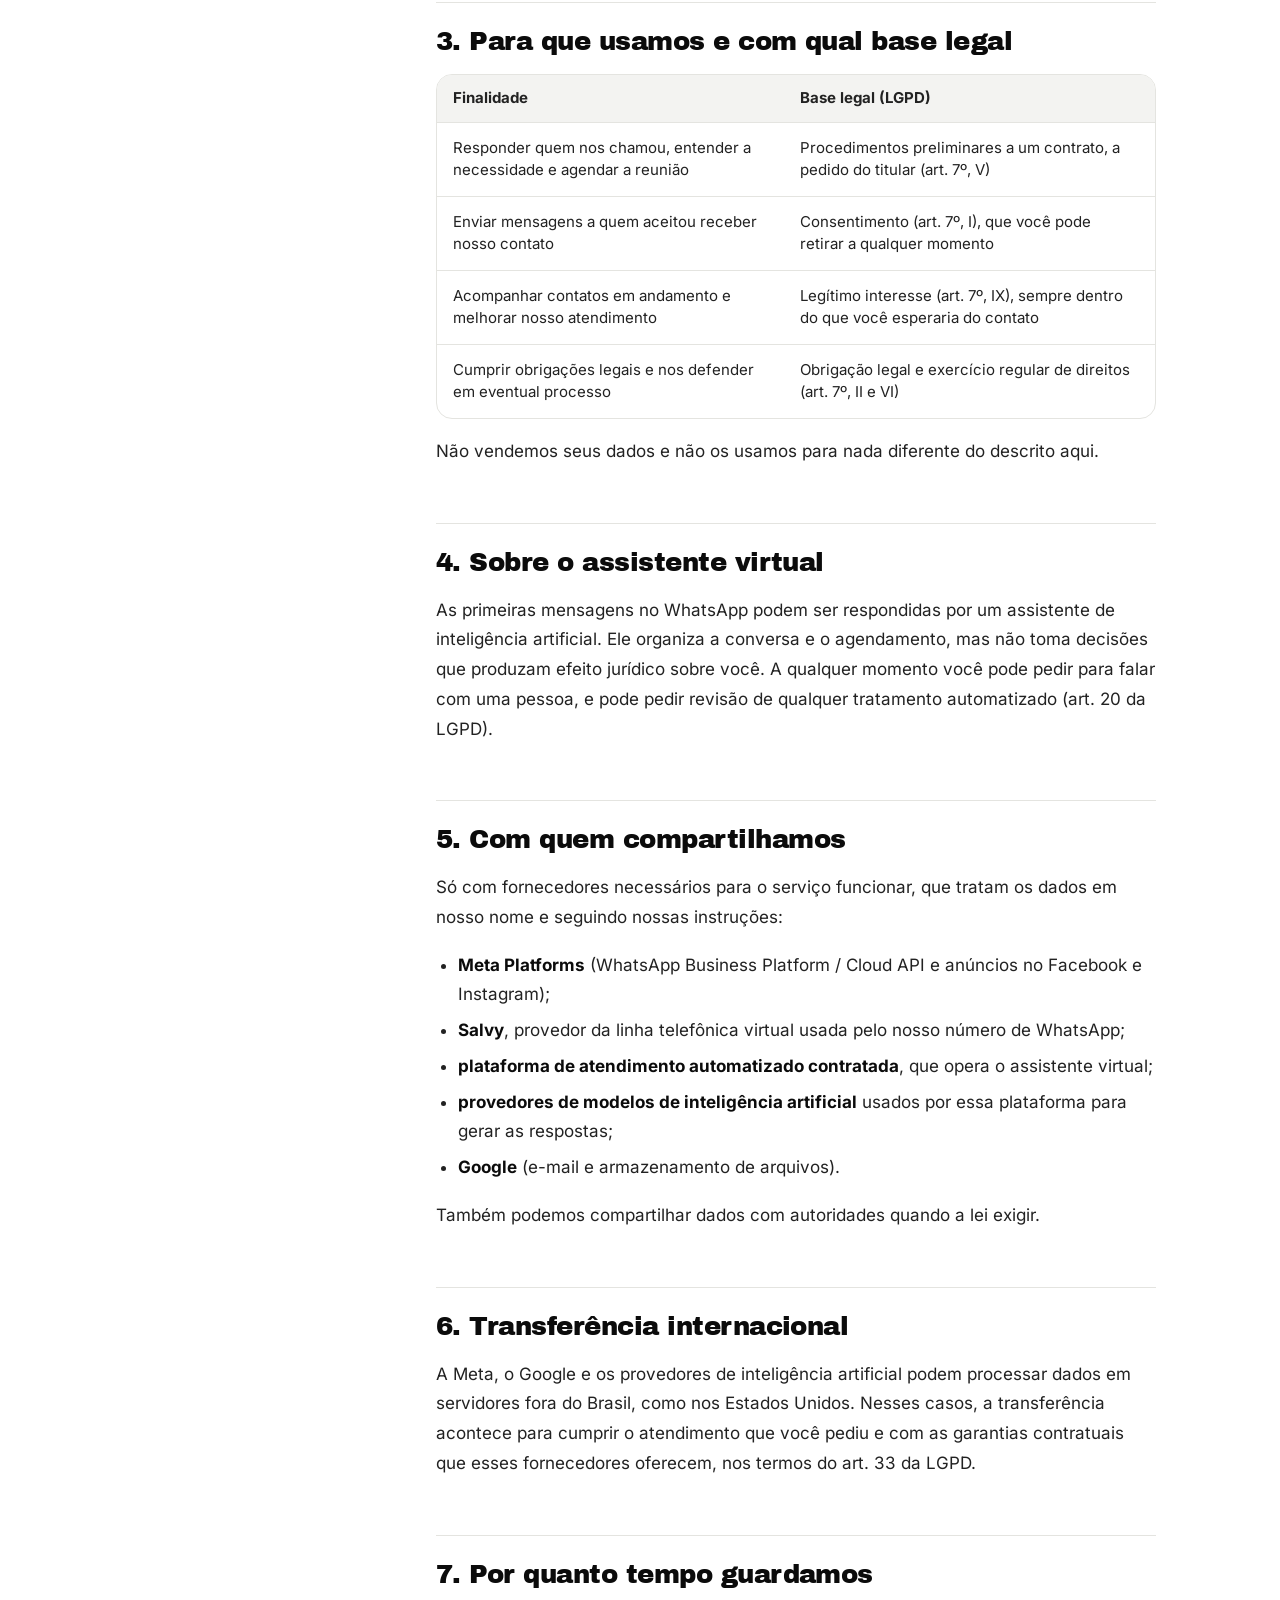
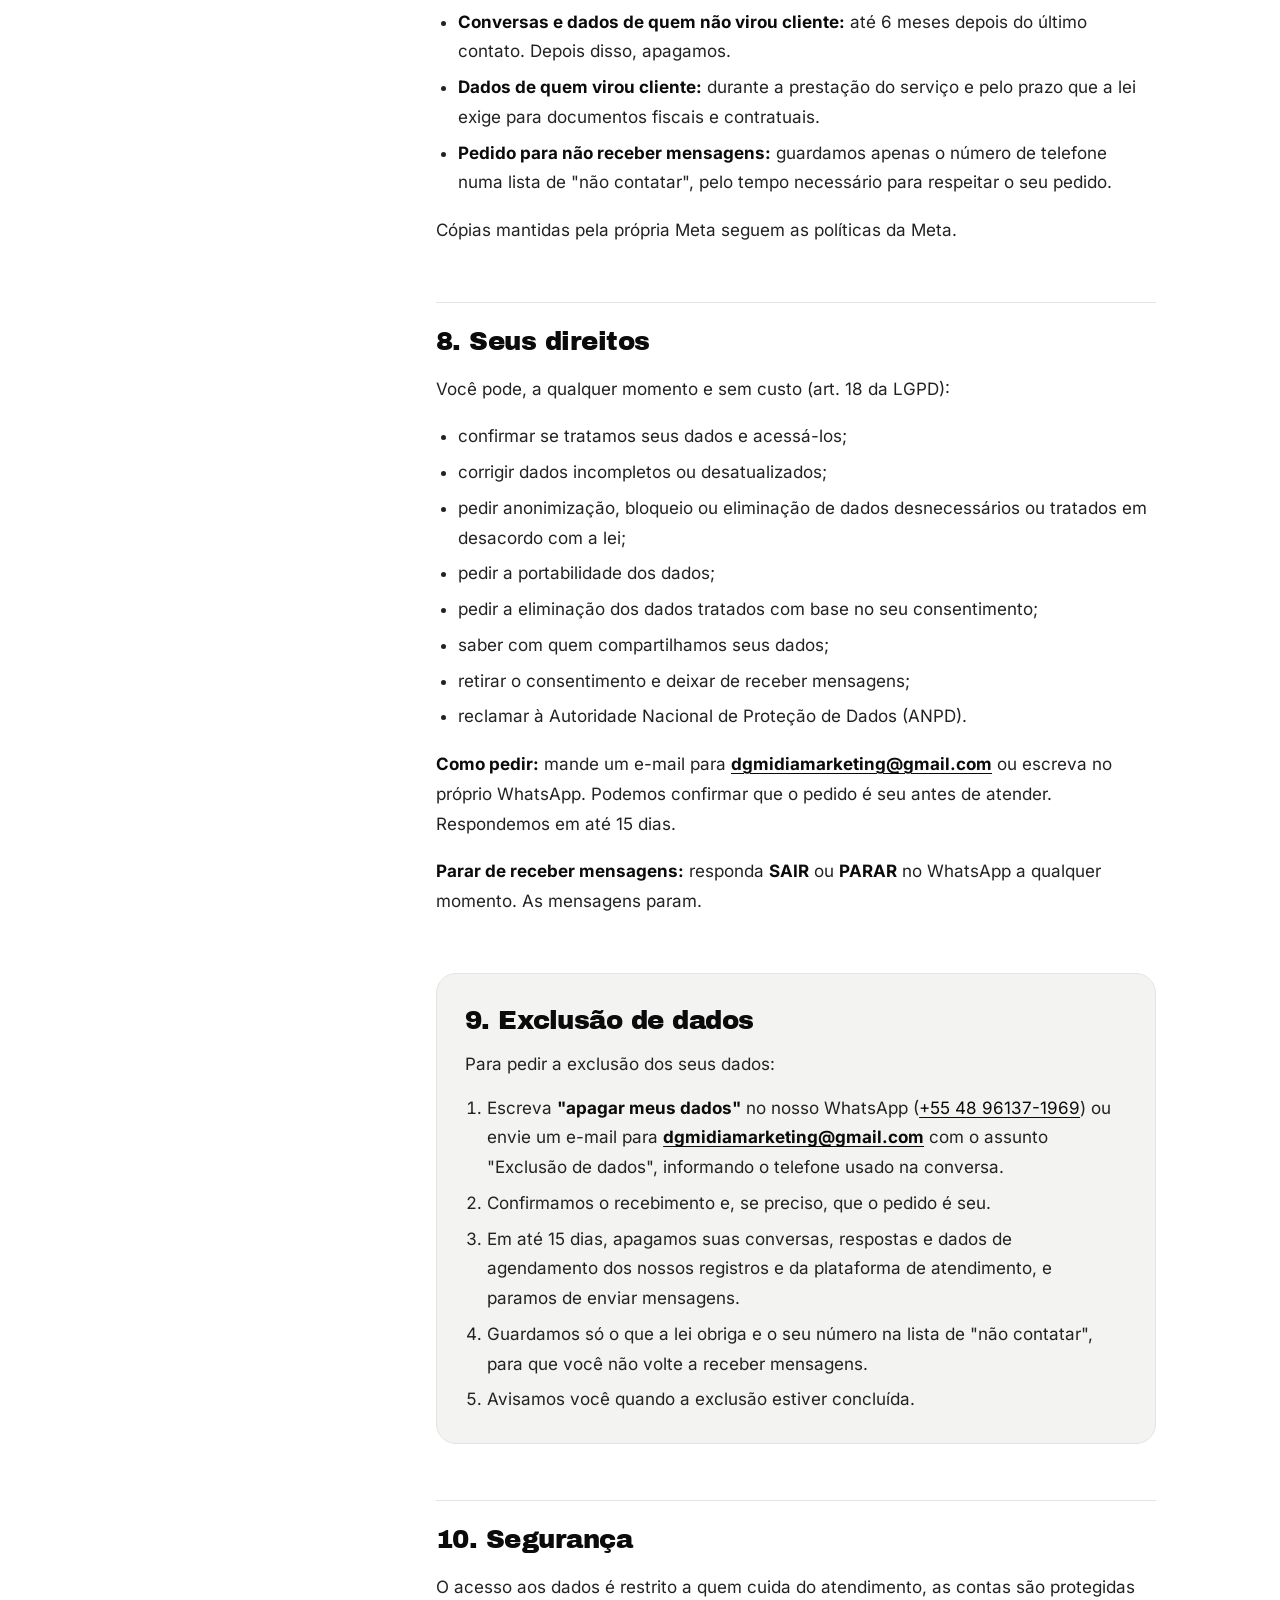
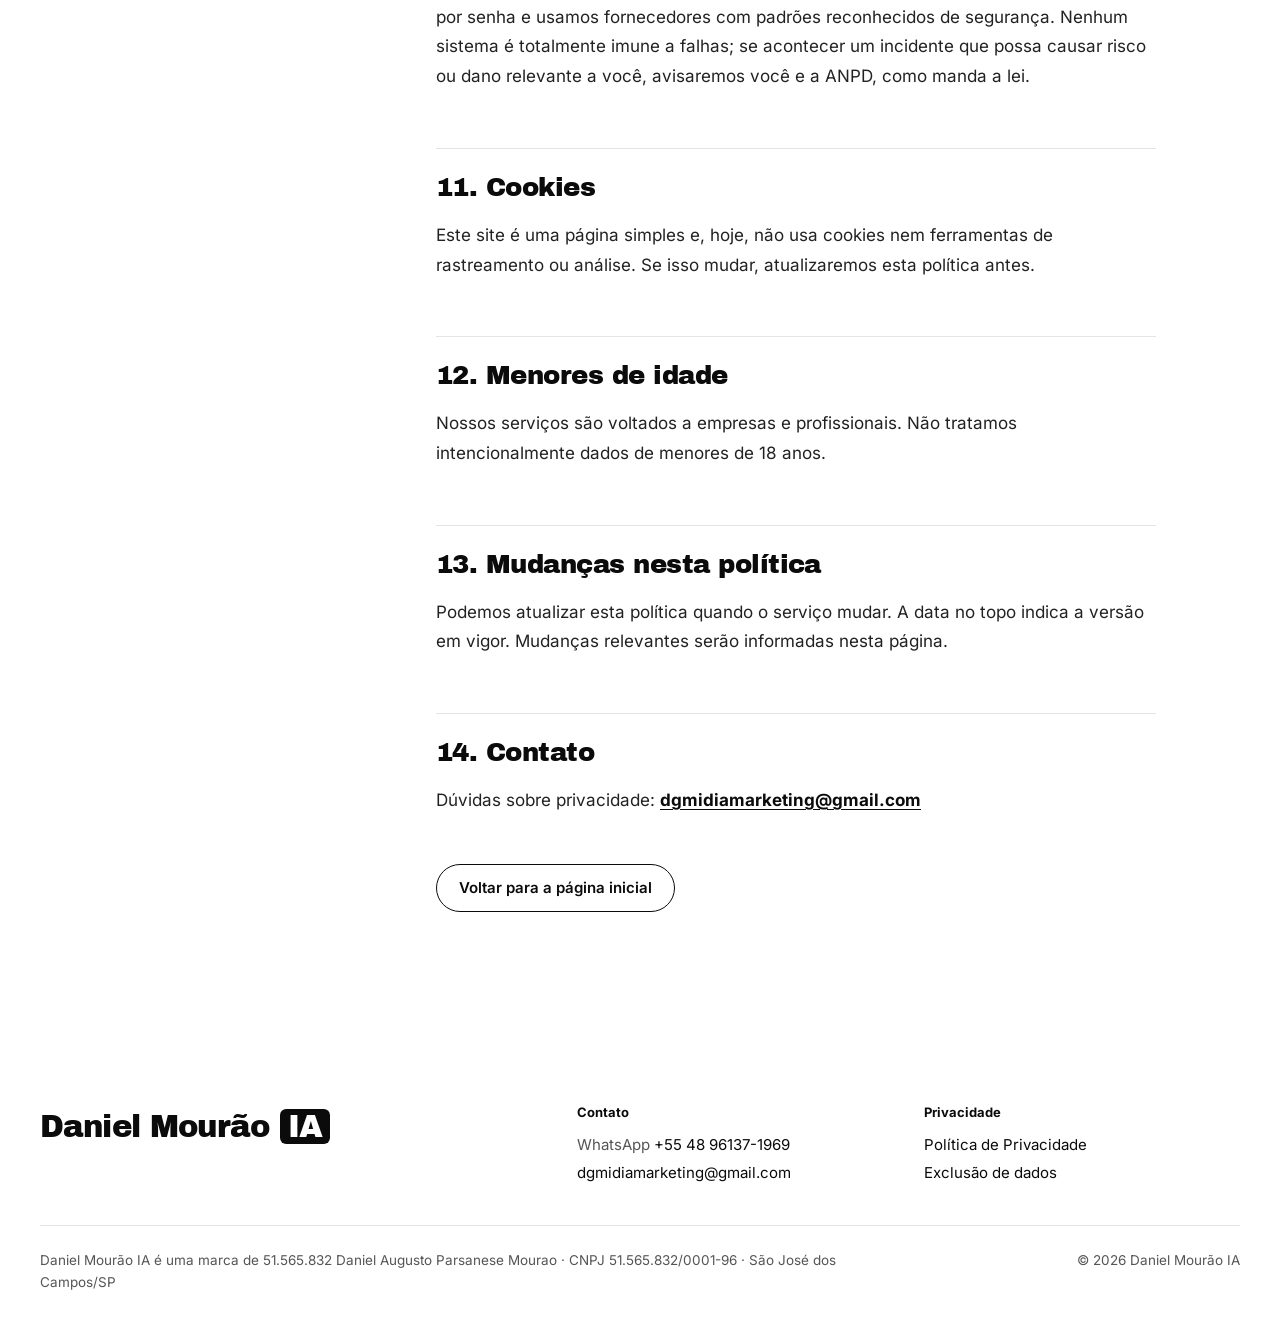
<file: politica-de-privacidade/index.html>
<!doctype html>
<html lang="pt-BR">
<head>
  <meta charset="utf-8" />
  <meta name="viewport" content="width=device-width, initial-scale=1" />
  <title>Política de Privacidade | Daniel Mourão IA</title>
  <meta name="description" content="Política de Privacidade e exclusão de dados da Daniel Mourão IA (51.565.832 Daniel Augusto Parsanese Mourao, CNPJ 51.565.832/0001-96)." />
  <link rel="canonical" href="https://danielmouraoia.com.br/politica-de-privacidade" />
  <meta property="og:type" content="website" />
  <meta property="og:locale" content="pt_BR" />
  <meta property="og:site_name" content="Daniel Mourão IA" />
  <meta property="og:title" content="Política de Privacidade | Daniel Mourão IA" />
  <meta name="theme-color" content="#0b0b0b" />
  <link rel="icon" href="/favicon.svg" type="image/svg+xml" />
  <link rel="icon" href="/favicon-32.png" type="image/png" sizes="32x32" />
  <link rel="apple-touch-icon" href="/apple-touch-icon.png" />
  <link rel="preload" href="/assets/fonts/archivo-black-latin.woff2" as="font" type="font/woff2" crossorigin />
  <link rel="preload" href="/assets/fonts/inter-latin.woff2" as="font" type="font/woff2" crossorigin />
  <link rel="stylesheet" href="/assets/style.css" />
</head>
<body class="pagina-doc">
  <a class="pular" href="#conteudo">Pular para o conteúdo</a>

  <header class="topo">
    <div class="wrap topo-in">
      <a class="marca" href="/" aria-label="Daniel Mourão IA, página inicial">Daniel Mourão <span class="marca-ia">IA</span></a>
      <a class="topo-link" href="https://wa.me/5548961371969" target="_blank" rel="noopener">
        <svg class="i-wa" viewBox="0 0 24 24" aria-hidden="true"><use href="#wa" /></svg>
        <span><span class="so-desk">Falar no </span>WhatsApp</span>
      </a>
    </div>
  </header>

  <main id="conteudo">
    <section class="doc-topo">
      <div class="hero-fundo" aria-hidden="true"></div>
      <div class="wrap">
        <h1>Política de Privacidade</h1>
        <p class="meta"><strong>Daniel Mourão IA</strong> · Última atualização: 12 de novembro de 2026</p>
      </div>
    </section>

    <div class="wrap doc-grid">
      <nav class="sumario" aria-label="Sumário">
        <p>Nesta página</p>
        <ol>
            <li><a href="#responsavel">1. Quem é o responsável pelos seus dados</a></li>
            <li><a href="#dados">2. Quais dados usamos e de onde vêm</a></li>
            <li><a href="#finalidades">3. Para que usamos e com qual base legal</a></li>
            <li><a href="#assistente">4. Sobre o assistente virtual</a></li>
            <li><a href="#compartilhamento">5. Com quem compartilhamos</a></li>
            <li><a href="#transferencia">6. Transferência internacional</a></li>
            <li><a href="#retencao">7. Por quanto tempo guardamos</a></li>
            <li><a href="#direitos">8. Seus direitos</a></li>
            <li><a href="#exclusao-de-dados">9. Exclusão de dados</a></li>
            <li><a href="#seguranca">10. Segurança</a></li>
            <li><a href="#cookies">11. Cookies</a></li>
            <li><a href="#menores">12. Menores de idade</a></li>
            <li><a href="#mudancas">13. Mudanças nesta política</a></li>
            <li><a href="#contato">14. Contato</a></li>
        </ol>
      </nav>

      <article class="doc">
      <p>Esta política explica, de forma direta, quais dados pessoais usamos, para quê, com quem compartilhamos e como você exerce seus direitos, conforme a Lei Geral de Proteção de Dados (Lei 13.709/2018, LGPD).</p>

      <h2 id="responsavel">1. Quem é o responsável pelos seus dados</h2>
      <p><strong>51.565.832 Daniel Augusto Parsanese Mourao</strong> (marca "Daniel Mourão IA")<br />
      CNPJ 51.565.832/0001-96<br />
      Rua Avião Paulistinha, 490, Jardim Souto, São José dos Campos/SP, CEP 12227-081<br />
      Contato para assuntos de privacidade: <strong><a href="mailto:dgmidiamarketing@gmail.com">dgmidiamarketing@gmail.com</a></strong></p>
      <p>Prestamos assessoria e implantação de inteligência artificial para negócios: mentoria, implementação e soluções de IA, incluindo atendimento e qualificação de contatos por WhatsApp.</p>

      <h2 id="dados">2. Quais dados usamos e de onde vêm</h2>
      <p><strong>Conversas pelo WhatsApp</strong> (número +55 48 96137-1969, pela API oficial do WhatsApp Business da Meta). Quando você nos chama, ou quando aceitou receber nosso contato, um assistente virtual com inteligência artificial conversa com você, faz algumas perguntas sobre o seu negócio (por exemplo: quem cuida do marketing, onde vocês anunciam, o que hoje trava o crescimento) e pode agendar uma reunião de 20 minutos. Nessa conversa podemos tratar:</p>
      <ul>
        <li>nome e telefone;</li>
        <li>nome da empresa e seu cargo ou papel na decisão;</li>
        <li>as respostas e mensagens que você enviar;</li>
        <li>data e horário da reunião agendada.</li>
      </ul>
      <p><strong>Site, redes sociais e anúncios.</strong> Se você entra em contato pelo site, pelo Instagram ou TikTok (@danielmourao.ia) ou a partir de um anúncio nas plataformas da Meta, tratamos os dados que você nos enviar nesse contato (como nome, telefone, e-mail e a mensagem).</p>
      <p>Não pedimos dados sensíveis (saúde, religião, opinião política, biometria e similares). Pedimos que você não os envie na conversa.</p>

      <h2 id="finalidades">3. Para que usamos e com qual base legal</h2>
      <div class="tabela-rolagem"><table class="tabela">
        <thead>
          <tr><th scope="col">Finalidade</th><th scope="col">Base legal (LGPD)</th></tr>
        </thead>
        <tbody>
          <tr><td>Responder quem nos chamou, entender a necessidade e agendar a reunião</td><td>Procedimentos preliminares a um contrato, a pedido do titular (art. 7º, V)</td></tr>
          <tr><td>Enviar mensagens a quem aceitou receber nosso contato</td><td>Consentimento (art. 7º, I), que você pode retirar a qualquer momento</td></tr>
          <tr><td>Acompanhar contatos em andamento e melhorar nosso atendimento</td><td>Legítimo interesse (art. 7º, IX), sempre dentro do que você esperaria do contato</td></tr>
          <tr><td>Cumprir obrigações legais e nos defender em eventual processo</td><td>Obrigação legal e exercício regular de direitos (art. 7º, II e VI)</td></tr>
        </tbody>
      </table></div>
      <p>Não vendemos seus dados e não os usamos para nada diferente do descrito aqui.</p>

      <h2 id="assistente">4. Sobre o assistente virtual</h2>
      <p>As primeiras mensagens no WhatsApp podem ser respondidas por um assistente de inteligência artificial. Ele organiza a conversa e o agendamento, mas não toma decisões que produzam efeito jurídico sobre você. A qualquer momento você pode pedir para falar com uma pessoa, e pode pedir revisão de qualquer tratamento automatizado (art. 20 da LGPD).</p>

      <h2 id="compartilhamento">5. Com quem compartilhamos</h2>
      <p>Só com fornecedores necessários para o serviço funcionar, que tratam os dados em nosso nome e seguindo nossas instruções:</p>
      <ul>
        <li><strong>Meta Platforms</strong> (WhatsApp Business Platform / Cloud API e anúncios no Facebook e Instagram);</li>
        <li><strong>Salvy</strong>, provedor da linha telefônica virtual usada pelo nosso número de WhatsApp;</li>
        <li><strong>plataforma de atendimento automatizado contratada</strong>, que opera o assistente virtual;</li>
        <li><strong>provedores de modelos de inteligência artificial</strong> usados por essa plataforma para gerar as respostas;</li>
        <li><strong>Google</strong> (e-mail e armazenamento de arquivos).</li>
      </ul>
      <p>Também podemos compartilhar dados com autoridades quando a lei exigir.</p>

      <h2 id="transferencia">6. Transferência internacional</h2>
      <p>A Meta, o Google e os provedores de inteligência artificial podem processar dados em servidores fora do Brasil, como nos Estados Unidos. Nesses casos, a transferência acontece para cumprir o atendimento que você pediu e com as garantias contratuais que esses fornecedores oferecem, nos termos do art. 33 da LGPD.</p>

      <h2 id="retencao">7. Por quanto tempo guardamos</h2>
      <ul>
        <li><strong>Conversas e dados de quem não virou cliente:</strong> até 6 meses depois do último contato. Depois disso, apagamos.</li>
        <li><strong>Dados de quem virou cliente:</strong> durante a prestação do serviço e pelo prazo que a lei exige para documentos fiscais e contratuais.</li>
        <li><strong>Pedido para não receber mensagens:</strong> guardamos apenas o número de telefone numa lista de "não contatar", pelo tempo necessário para respeitar o seu pedido.</li>
      </ul>
      <p>Cópias mantidas pela própria Meta seguem as políticas da Meta.</p>

      <h2 id="direitos">8. Seus direitos</h2>
      <p>Você pode, a qualquer momento e sem custo (art. 18 da LGPD):</p>
      <ul>
        <li>confirmar se tratamos seus dados e acessá-los;</li>
        <li>corrigir dados incompletos ou desatualizados;</li>
        <li>pedir anonimização, bloqueio ou eliminação de dados desnecessários ou tratados em desacordo com a lei;</li>
        <li>pedir a portabilidade dos dados;</li>
        <li>pedir a eliminação dos dados tratados com base no seu consentimento;</li>
        <li>saber com quem compartilhamos seus dados;</li>
        <li>retirar o consentimento e deixar de receber mensagens;</li>
        <li>reclamar à Autoridade Nacional de Proteção de Dados (ANPD).</li>
      </ul>
      <p><strong>Como pedir:</strong> mande um e-mail para <strong><a href="mailto:dgmidiamarketing@gmail.com">dgmidiamarketing@gmail.com</a></strong> ou escreva no próprio WhatsApp. Podemos confirmar que o pedido é seu antes de atender. Respondemos em até 15 dias.</p>
      <p><strong>Parar de receber mensagens:</strong> responda <strong>SAIR</strong> ou <strong>PARAR</strong> no WhatsApp a qualquer momento. As mensagens param.</p>

      <div class="bloco-exclusao">
        <h2 id="exclusao-de-dados">9. Exclusão de dados</h2>
        <p>Para pedir a exclusão dos seus dados:</p>
        <ol>
          <li>Escreva <strong>"apagar meus dados"</strong> no nosso WhatsApp (<a href="https://wa.me/5548961371969" target="_blank" rel="noopener" class="tel">+55 48 96137-1969</a>) ou envie um e-mail para <strong><a href="mailto:dgmidiamarketing@gmail.com?subject=Exclus%C3%A3o%20de%20dados">dgmidiamarketing@gmail.com</a></strong> com o assunto "Exclusão de dados", informando o telefone usado na conversa.</li>
          <li>Confirmamos o recebimento e, se preciso, que o pedido é seu.</li>
          <li>Em até 15 dias, apagamos suas conversas, respostas e dados de agendamento dos nossos registros e da plataforma de atendimento, e paramos de enviar mensagens.</li>
          <li>Guardamos só o que a lei obriga e o seu número na lista de "não contatar", para que você não volte a receber mensagens.</li>
          <li>Avisamos você quando a exclusão estiver concluída.</li>
        </ol>
      </div>

      <h2 id="seguranca">10. Segurança</h2>
      <p>O acesso aos dados é restrito a quem cuida do atendimento, as contas são protegidas por senha e usamos fornecedores com padrões reconhecidos de segurança. Nenhum sistema é totalmente imune a falhas; se acontecer um incidente que possa causar risco ou dano relevante a você, avisaremos você e a ANPD, como manda a lei.</p>

      <h2 id="cookies">11. Cookies</h2>
      <p>Este site é uma página simples e, hoje, não usa cookies nem ferramentas de rastreamento ou análise. Se isso mudar, atualizaremos esta política antes.</p>

      <h2 id="menores">12. Menores de idade</h2>
      <p>Nossos serviços são voltados a empresas e profissionais. Não tratamos intencionalmente dados de menores de 18 anos.</p>

      <h2 id="mudancas">13. Mudanças nesta política</h2>
      <p>Podemos atualizar esta política quando o serviço mudar. A data no topo indica a versão em vigor. Mudanças relevantes serão informadas nesta página.</p>

      <h2 id="contato">14. Contato</h2>
      <p>Dúvidas sobre privacidade: <strong><a href="mailto:dgmidiamarketing@gmail.com">dgmidiamarketing@gmail.com</a></strong></p>

      <a class="voltar" href="/">Voltar para a página inicial</a>
      </article>
    </div>
  </main>

  <footer class="rodape">
    <div class="wrap">
      <div class="rodape-grid">
        <p class="rodape-marca">Daniel Mourão <span class="marca-ia">IA</span></p>
        <div class="rodape-col">
          <p class="rodape-t">Contato</p>
          <p>WhatsApp <a href="https://wa.me/5548961371969" target="_blank" rel="noopener" class="tel">+55 48 96137-1969</a></p>
          <p><a href="mailto:dgmidiamarketing@gmail.com">dgmidiamarketing@gmail.com</a></p>
        </div>
        <div class="rodape-col">
          <p class="rodape-t">Privacidade</p>
          <p><a href="/politica-de-privacidade">Política de Privacidade</a></p>
          <p><a href="/politica-de-privacidade#exclusao-de-dados">Exclusão de dados</a></p>
        </div>
      </div>
      <div class="rodape-base">
        <p class="empresa">Daniel Mourão IA é uma marca de 51.565.832 Daniel Augusto Parsanese Mourao · <span class="nw">CNPJ 51.565.832/0001-96</span> · São José dos Campos/SP</p>
        <p>© 2026 Daniel Mourão IA</p>
      </div>
    </div>
  </footer>

  <svg width="0" height="0" style="position:absolute" aria-hidden="true">
    <symbol id="wa" viewBox="0 0 24 24"><path fill="currentColor" d="M17.472 14.382c-.297-.149-1.758-.867-2.03-.967-.273-.099-.471-.148-.67.15-.197.297-.767.966-.94 1.164-.173.199-.347.223-.644.075-.297-.15-1.255-.463-2.39-1.475-.883-.788-1.48-1.761-1.653-2.059-.173-.297-.018-.458.13-.606.134-.133.298-.347.446-.52.149-.174.198-.298.298-.497.099-.198.05-.371-.025-.52-.075-.149-.669-1.612-.916-2.207-.242-.579-.487-.5-.669-.51-.173-.008-.371-.01-.57-.01-.198 0-.52.074-.792.372-.272.297-1.04 1.016-1.04 2.479 0 1.462 1.065 2.875 1.213 3.074.149.198 2.096 3.2 5.077 4.487.709.306 1.262.489 1.694.625.712.227 1.36.195 1.871.118.571-.085 1.758-.719 2.006-1.413.248-.694.248-1.289.173-1.413-.074-.124-.272-.198-.57-.347m-5.421 7.403h-.004a9.87 9.87 0 01-5.031-1.378l-.361-.214-3.741.982.998-3.648-.235-.374a9.86 9.86 0 01-1.51-5.26c.001-5.45 4.436-9.884 9.888-9.884 2.64 0 5.122 1.03 6.988 2.898a9.825 9.825 0 012.893 6.994c-.003 5.45-4.437 9.884-9.885 9.884m8.413-18.297A11.815 11.815 0 0012.05 0C5.495 0 .16 5.335.157 11.892c0 2.096.547 4.142 1.588 5.945L.057 24l6.305-1.654a11.882 11.882 0 005.683 1.448h.005c6.554 0 11.89-5.335 11.893-11.893a11.821 11.821 0 00-3.48-8.413Z"/></symbol>
  </svg>
</body>
</html>
</file>
<file: assets/style.css>
/* Daniel Mourão IA · v2 (13/11/26) · fontes servidas pelo próprio site, sem terceiros */
@font-face {
  font-family: "Archivo Black";
  src: url("/assets/fonts/archivo-black-latin.woff2") format("woff2");
  font-weight: 400;
  font-style: normal;
  font-display: swap;
}
@font-face {
  font-family: "Inter";
  src: url("/assets/fonts/inter-latin.woff2") format("woff2");
  font-weight: 100 900;
  font-style: normal;
  font-display: swap;
}

:root {
  --tinta: #0b0b0b;
  --tinta-2: #161616;
  --papel: #ffffff;
  --nevoa: #f3f3f1;
  --linha: #e4e4e0;
  --apoio: #555555;
  --apoio-escuro: #a3a3a3;
  --wa: #25d366;
  --wa-fundo: #0b141a;
  --wa-topo: #1f2c34;
  --wa-entra: #202c33;
  --wa-sai: #005c4b;
  --wa-texto: #e9edef;
  --wa-hora: #8696a0;
  --titulo: "Archivo Black", "Arial Black", system-ui, sans-serif;
  --texto: "Inter", system-ui, -apple-system, "Segoe UI", Roboto, sans-serif;
  --larg: 1200px;
  --gutter: clamp(20px, 4vw, 40px);
  --raio: 28px;
}

*, *::before, *::after { box-sizing: border-box; }
html { -webkit-text-size-adjust: 100%; scroll-behavior: smooth; scroll-padding-top: 84px; }
body {
  margin: 0;
  background: var(--papel);
  color: var(--tinta);
  font-family: var(--texto);
  font-size: 17px;
  line-height: 1.6;
  -webkit-font-smoothing: antialiased;
  text-rendering: optimizeLegibility;
}
img, svg { display: block; }
a { color: inherit; }
p { margin: 0; }
h1, h2, h3 { margin: 0; font-weight: 400; }
ul, ol { margin: 0; padding: 0; }
:focus-visible { outline: 2px solid var(--wa); outline-offset: 3px; border-radius: 6px; }

.wrap { width: 100%; max-width: calc(var(--larg) + 2 * var(--gutter)); margin: 0 auto; padding: 0 var(--gutter); }

.pular { position: absolute; left: -9999px; top: 8px; z-index: 100; background: var(--papel); color: var(--tinta); padding: 10px 14px; border-radius: 10px; }
.pular:focus { left: 12px; }

/* ---------- Marca ---------- */
.marca, .rodape-marca {
  font-family: var(--titulo);
  letter-spacing: -0.02em;
  text-decoration: none;
  white-space: nowrap;
}
.marca-ia {
  display: inline-block;
  padding: 0.1em 0.26em 0.04em;
  margin-left: 0.04em;
  border-radius: 0.2em;
  line-height: 1;
  background: var(--papel);
  color: var(--tinta);
}
.rodape-marca .marca-ia { background: var(--tinta); color: var(--papel); }

/* ---------- Topo ---------- */
.topo {
  position: sticky; top: 0; z-index: 50;
  background: var(--tinta);
  color: var(--papel);
  border-bottom: 1px solid rgba(255, 255, 255, 0.07);
}
.topo-in { display: flex; align-items: center; justify-content: space-between; height: 68px; gap: 16px; }
.marca { font-size: 18px; color: var(--papel); }
.topo-link {
  display: inline-flex; align-items: center; gap: 8px;
  height: 40px; padding: 0 16px;
  border-radius: 999px;
  border: 1px solid rgba(255, 255, 255, 0.18);
  background: rgba(255, 255, 255, 0.04);
  font-size: 14px; font-weight: 600; text-decoration: none;
  transition: background 0.2s, border-color 0.2s;
}
.topo-link:hover { background: rgba(255, 255, 255, 0.1); border-color: rgba(255, 255, 255, 0.32); }
.topo-link .i-wa { width: 16px; height: 16px; color: var(--wa); }

/* ---------- Botões ---------- */
.botao {
  display: inline-flex; align-items: center; justify-content: center; gap: 10px;
  height: 56px; padding: 0 26px;
  border-radius: 999px;
  font-size: 16px; font-weight: 700; letter-spacing: -0.005em;
  text-decoration: none;
  transition: transform 0.2s ease, box-shadow 0.2s ease;
}
.botao .i-wa { width: 20px; height: 20px; }
.botao-claro {
  background: var(--papel); color: var(--tinta);
  box-shadow: 0 1px 0 rgba(255, 255, 255, 0.6) inset, 0 10px 30px -10px rgba(255, 255, 255, 0.35);
}
.botao-claro .i-wa { color: #128c4b; }
.botao-claro:hover { transform: translateY(-1px); box-shadow: 0 1px 0 rgba(255,255,255,.6) inset, 0 16px 40px -12px rgba(255,255,255,.45); }

/* ---------- Hero ---------- */
.hero {
  position: relative;
  overflow: hidden;
  background: var(--tinta);
  color: var(--papel);
  padding: clamp(48px, 8vw, 104px) 0 clamp(56px, 8vw, 112px);
  isolation: isolate;
}
.hero-fundo {
  position: absolute; inset: 0; z-index: -1;
  background:
    radial-gradient(60% 70% at 78% 42%, rgba(37, 211, 102, 0.16), transparent 62%),
    radial-gradient(40% 50% at 10% 0%, rgba(255, 255, 255, 0.07), transparent 70%);
}
.hero-fundo::before {
  content: ""; position: absolute; inset: 0;
  background-image:
    linear-gradient(rgba(255,255,255,0.045) 1px, transparent 1px),
    linear-gradient(90deg, rgba(255,255,255,0.045) 1px, transparent 1px);
  background-size: 56px 56px;
  -webkit-mask-image: radial-gradient(70% 80% at 70% 40%, #000 20%, transparent 75%);
          mask-image: radial-gradient(70% 80% at 70% 40%, #000 20%, transparent 75%);
}
.hero-fundo::after {
  content: ""; position: absolute; inset: 0; opacity: 0.35; mix-blend-mode: overlay;
  background-image: url("data:image/svg+xml,%3Csvg xmlns='http://www.w3.org/2000/svg' width='160' height='160'%3E%3Cfilter id='n'%3E%3CfeTurbulence type='fractalNoise' baseFrequency='.85' numOctaves='2' stitchTiles='stitch'/%3E%3C/filter%3E%3Crect width='160' height='160' filter='url(%23n)' opacity='.5'/%3E%3C/svg%3E");
}
.hero-grid {
  display: grid;
  grid-template-columns: minmax(0, 1.22fr) minmax(0, 0.78fr);
  align-items: center;
  gap: clamp(32px, 5vw, 72px);
}
.selo {
  display: inline-flex; align-items: center; gap: 8px;
  padding: 6px 14px 6px 10px;
  border-radius: 999px;
  border: 1px solid rgba(255, 255, 255, 0.16);
  background: rgba(255, 255, 255, 0.05);
  font-size: 14px; font-weight: 600; color: #d9d9d9;
  margin-bottom: 26px;
}
.selo::before {
  content: ""; width: 8px; height: 8px; border-radius: 50%;
  background: var(--wa);
  box-shadow: 0 0 0 4px rgba(37, 211, 102, 0.18);
}
.hero h1 {
  font-family: var(--titulo);
  font-size: clamp(46px, 5.6vw, 84px);
  line-height: 1;
  letter-spacing: -0.035em;
  text-wrap: balance;
}
.grifo {
  white-space: nowrap;
  background: var(--papel);
  color: var(--tinta);
  padding: 0 0.12em;
  margin: 0 -0.02em;
  border-radius: 0.1em;
  -webkit-box-decoration-break: clone;
          box-decoration-break: clone;
}
.sub {
  margin-top: 28px;
  max-width: 34em;
  font-size: clamp(17px, 1.4vw, 20px);
  line-height: 1.55;
  color: var(--apoio-escuro);
}
.sub strong { color: var(--papel); font-weight: 600; }
.hero-acoes { display: flex; align-items: center; flex-wrap: wrap; gap: 14px 28px; margin-top: 36px; }
.link-suave {
  font-size: 15px; font-weight: 600; color: #d9d9d9;
  text-decoration: underline; text-decoration-color: rgba(255,255,255,0.3); text-underline-offset: 6px;
}
.link-suave:hover { color: var(--papel); text-decoration-color: var(--papel); }

/* Celular + conversa */
.hero-visual { position: relative; margin: 0; justify-self: end; width: 100%; max-width: 460px; }
.celular {
  position: relative;
  width: 330px; max-width: 100%;
  margin: 0;
  padding: 10px;
  border-radius: 50px;
  background: linear-gradient(160deg, #2b2b2b, #121212 40%, #0e0e0e);
  box-shadow:
    0 0 0 1px rgba(255, 255, 255, 0.14) inset,
    0 0 0 1px rgba(0, 0, 0, 0.9),
    0 40px 80px -24px rgba(0, 0, 0, 0.9),
    0 0 120px -30px rgba(37, 211, 102, 0.35);
  transform: rotate(-2deg);
}
.tela {
  position: relative;
  display: flex; flex-direction: column;
  min-height: 560px;
  border-radius: 40px;
  overflow: hidden;
  background: var(--wa-fundo);
  font-size: 13.5px;
  line-height: 1.38;
}
.tela::before { /* ilha */
  content: ""; position: absolute; top: 9px; left: 50%; transform: translateX(-50%);
  width: 92px; height: 26px; border-radius: 20px; background: #000; z-index: 3;
}
.wa-topo {
  display: flex; align-items: center; gap: 10px;
  padding: 46px 14px 12px 8px;
  background: var(--wa-topo);
  color: var(--wa-texto);
}
.wa-voltar { width: 20px; height: 20px; color: var(--wa-texto); }
.wa-avatar {
  display: grid; place-items: center;
  width: 36px; height: 36px; border-radius: 50%;
  background: var(--papel); color: var(--tinta);
  font-family: var(--titulo); font-size: 16px;
}
.wa-nome { display: flex; flex-direction: column; font-weight: 600; font-size: 15px; line-height: 1.25; }
.wa-nome small { font-weight: 400; font-size: 12px; color: var(--wa-hora); }
.wa-chat {
  flex: 1;
  display: flex; flex-direction: column; justify-content: flex-end; gap: 6px;
  padding: 12px 12px 10px;
  background:
    radial-gradient(circle at 20% 10%, rgba(255,255,255,0.03), transparent 40%),
    var(--wa-fundo);
  overflow: hidden;
}
.wa-dia {
  align-self: center;
  margin: 2px 0 6px;
  padding: 4px 10px; border-radius: 8px;
  background: #182229; color: var(--wa-hora);
  font-size: 11.5px; font-weight: 500;
}
.msg {
  position: relative;
  max-width: 82%;
  padding: 7px 10px 7px 10px;
  border-radius: 10px;
  color: var(--wa-texto);
  box-shadow: 0 1px 0.5px rgba(0, 0, 0, 0.25);
}
.msg time {
  float: right;
  margin: 6px 0 -4px 10px;
  font-size: 10.5px; color: rgba(233, 237, 239, 0.6);
}
.msg.entra { align-self: flex-start; background: var(--wa-entra); border-top-left-radius: 3px; }
.msg.sai { align-self: flex-end; background: var(--wa-sai); border-top-right-radius: 3px; }
.msg.sai time::after { content: " ✓✓"; color: #53bdeb; letter-spacing: -0.15em; }
.digitando {
  align-self: flex-start;
  display: inline-flex; gap: 4px;
  padding: 11px 12px; border-radius: 10px; border-top-left-radius: 3px;
  background: var(--wa-entra);
}
.digitando i { width: 6px; height: 6px; border-radius: 50%; background: #8696a0; animation: pulo 1.2s infinite ease-in-out; }
.digitando i:nth-child(2) { animation-delay: 0.15s; }
.digitando i:nth-child(3) { animation-delay: 0.3s; }
@keyframes pulo { 0%, 60%, 100% { transform: translateY(0); opacity: 0.5; } 30% { transform: translateY(-3px); opacity: 1; } }
.wa-base { display: flex; align-items: center; gap: 8px; padding: 8px 10px 18px; background: var(--wa-fundo); }
.wa-campo { flex: 1; padding: 10px 14px; border-radius: 22px; background: var(--wa-topo); color: var(--wa-hora); font-size: 14px; }
.wa-mic { display: grid; place-items: center; width: 40px; height: 40px; border-radius: 50%; background: #00a884; color: #0b141a; }
.wa-mic svg { width: 20px; height: 20px; }

/* entrada da conversa: o único movimento da página */
.msg, .digitando { opacity: 0; transform: translateY(8px); animation: entra 0.45s cubic-bezier(.2,.7,.2,1) forwards; }
.m1 { animation-delay: 0.2s; } .m2 { animation-delay: 0.55s; } .m3 { animation-delay: 0.9s; }
.m4 { animation-delay: 1.25s; } .m5 { animation-delay: 1.6s; } .m6 { animation-delay: 1.95s; }
.digitando.m7 { animation: entra 0.45s cubic-bezier(.2,.7,.2,1) 2.3s forwards; }
@keyframes entra { to { opacity: 1; transform: none; } }
@keyframes surge { from { opacity: 0; transform: rotate(2.5deg) translateY(10px); } to { opacity: 1; transform: rotate(2.5deg); } }

.resumo {
  position: absolute;
  right: -72px; bottom: 120px;
  width: 210px;
  padding: 16px 16px 14px;
  border-radius: 18px;
  background: rgba(255, 255, 255, 0.96);
  color: var(--tinta);
  box-shadow: 0 0 0 1px rgba(0,0,0,0.06), 0 24px 50px -16px rgba(0,0,0,0.65);
  transform: rotate(2.5deg);
  opacity: 0; animation: surge 0.5s cubic-bezier(.2,.7,.2,1) 2.6s forwards;
}
.resumo-t { display: flex; align-items: center; gap: 8px; font-size: 12.5px; font-weight: 700; margin-bottom: 10px; }
.resumo-t::before { content: ""; width: 8px; height: 8px; border-radius: 50%; background: var(--wa); }
.resumo dl { margin: 0; display: grid; gap: 8px; }
.resumo dl div { display: grid; gap: 1px; padding-top: 8px; border-top: 1px solid var(--linha); }
.resumo dt { font-size: 11px; color: #777; }
.resumo dd { margin: 0; font-size: 13.5px; font-weight: 600; line-height: 1.3; }
.hero-visual figcaption {
  margin-top: 26px;
  width: 330px; max-width: 100%;
  text-align: center;
  font-size: 13px; color: #8a8a8a;
}

/* ---------- Seções claras ---------- */
.secao { padding: clamp(72px, 10vw, 136px) 0; }
.secao h2, .final h2 {
  font-family: var(--titulo);
  font-size: clamp(38px, 5.2vw, 72px);
  line-height: 1;
  letter-spacing: -0.035em;
}

.servicos { list-style: none; margin-top: clamp(36px, 5vw, 64px); border-top: 1px solid var(--tinta); }
.servico {
  display: grid;
  grid-template-columns: 72px minmax(0, 1fr) minmax(0, 1.05fr);
  gap: 24px 40px;
  align-items: start;
  padding: clamp(28px, 3.4vw, 44px) 0;
  border-bottom: 1px solid var(--linha);
}
.num {
  font-family: var(--titulo);
  font-size: 15px;
  line-height: 1;
  padding-top: 0.55em;
  color: #9a9a9a;
}
.servico h3 {
  font-family: var(--titulo);
  font-size: clamp(26px, 2.7vw, 38px);
  line-height: 1.04;
  letter-spacing: -0.03em;
  max-width: 14ch;
}
.servico-txt p { font-size: 18px; line-height: 1.6; color: #333; max-width: 34em; }
.tags { list-style: none; display: flex; flex-wrap: wrap; gap: 8px; margin-top: 18px; }
.tags li {
  padding: 6px 12px;
  border-radius: 999px;
  background: var(--nevoa);
  border: 1px solid var(--linha);
  font-size: 13.5px; font-weight: 600; color: #3a3a3a;
}

.quem { background: var(--nevoa); border-top: 1px solid var(--linha); border-bottom: 1px solid var(--linha); }
.quem-grid { display: grid; grid-template-columns: minmax(0, 0.8fr) minmax(0, 1.6fr); gap: 32px 64px; align-items: start; }
.publico { list-style: none; counter-reset: p; }
.publico li {
  counter-increment: p;
  position: relative;
  padding: 22px 0 22px 56px;
  border-top: 1px solid #d8d8d3;
  font-size: clamp(21px, 2.1vw, 28px);
  line-height: 1.32;
  font-weight: 600;
  letter-spacing: -0.018em;
}
.publico li:last-child { border-bottom: 1px solid #d8d8d3; }
.publico li::before {
  content: "";
  position: absolute; left: 0; top: 26px;
  width: 30px; height: 30px; border-radius: 50%;
  background: var(--tinta) url("data:image/svg+xml,%3Csvg xmlns='http://www.w3.org/2000/svg' viewBox='0 0 24 24'%3E%3Cpath d='M6 12.5l4 4 8-9' fill='none' stroke='white' stroke-width='2.6' stroke-linecap='round' stroke-linejoin='round'/%3E%3C/svg%3E") center / 16px no-repeat;
}

/* ---------- Chamada final ---------- */
.final { padding: clamp(16px, 2vw, 24px); }
.final-caixa {
  position: relative; overflow: hidden; isolation: isolate;
  max-width: 1360px; margin: 0 auto;
  border-radius: var(--raio);
  background: var(--tinta);
  color: var(--papel);
  padding: clamp(56px, 8vw, 112px) clamp(24px, 6vw, 88px);
}
.final-fundo {
  position: absolute; inset: 0; z-index: -1;
  background:
    radial-gradient(50% 80% at 85% 100%, rgba(37, 211, 102, 0.14), transparent 65%),
    radial-gradient(40% 60% at 0% 0%, rgba(255, 255, 255, 0.06), transparent 70%);
}
.final-grid { display: grid; grid-template-columns: minmax(0, 1.2fr) minmax(0, 0.8fr); gap: 40px 64px; align-items: end; max-width: var(--larg); margin: 0 auto; }
.final h2 { font-size: clamp(52px, 6.6vw, 100px); line-height: 0.92; max-width: 7ch; }
.balao {
  position: relative;
  max-width: 440px;
  padding: 16px 18px 14px;
  border-radius: 18px; border-top-left-radius: 4px;
  background: var(--wa-entra);
  color: var(--wa-texto);
  font-size: 18px; line-height: 1.5;
  box-shadow: 0 0 0 1px rgba(255,255,255,0.06) inset;
}
.balao-assina { display: block; margin-top: 8px; font-size: 12px; font-weight: 600; color: var(--wa-hora); }
.final-lado .botao { margin-top: 28px; }
.final .alt { margin-top: 14px; font-size: 15px; color: var(--apoio-escuro); }
.final .alt:first-of-type { margin-top: 0; }
.final-lado .botao + .alt { margin-top: 20px; }
.final .alt a { color: var(--papel); text-underline-offset: 4px; text-decoration-color: rgba(255,255,255,0.35); }

/* ---------- Rodapé ---------- */
.rodape { padding: clamp(56px, 7vw, 88px) 0 40px; font-size: 15px; color: var(--apoio); }
.rodape a { color: var(--tinta); text-decoration: none; }
.rodape a:hover { text-decoration: underline; text-underline-offset: 4px; }
.rodape-grid { display: grid; grid-template-columns: minmax(0, 1.6fr) minmax(0, 1fr) minmax(0, 1fr); gap: 32px; padding-bottom: 40px; border-bottom: 1px solid var(--linha); }
.rodape-marca { font-size: clamp(24px, 2.4vw, 32px); color: var(--tinta); }
.rodape-t { font-size: 13px; font-weight: 700; color: var(--tinta); margin-bottom: 10px; }
.rodape-col p + p { margin-top: 4px; }
.rodape-base { display: flex; justify-content: space-between; gap: 16px 40px; flex-wrap: wrap; padding-top: 24px; font-size: 13.5px; }
.empresa { max-width: 62em; }
.nw { white-space: nowrap; }

/* ---------- Política ---------- */
.doc-topo { background: var(--tinta); color: var(--papel); padding: clamp(48px, 7vw, 88px) 0 clamp(44px, 6vw, 72px); position: relative; overflow: hidden; isolation: isolate; }
.doc-topo .hero-fundo { background: radial-gradient(50% 90% at 90% 0%, rgba(37,211,102,0.12), transparent 65%); }
.doc-topo h1 { font-family: var(--titulo); font-size: clamp(38px, 5.6vw, 72px); line-height: 1; letter-spacing: -0.035em; }
.doc-topo .meta { margin-top: 18px; color: var(--apoio-escuro); font-size: 15px; }
.doc-topo .meta strong { color: var(--papel); font-weight: 600; }
.doc-grid { display: grid; grid-template-columns: 240px minmax(0, 720px); gap: 72px; padding-top: clamp(40px, 6vw, 80px); padding-bottom: clamp(64px, 8vw, 104px); justify-content: center; }
.sumario { position: sticky; top: 100px; align-self: start; font-size: 14px; }
.sumario p { font-weight: 700; margin-bottom: 10px; }
.sumario ol { list-style: none; border-left: 1px solid var(--linha); }
.sumario a { display: block; padding: 5px 0 5px 14px; margin-left: -1px; border-left: 1px solid transparent; color: var(--apoio); text-decoration: none; line-height: 1.35; }
.sumario a:hover { color: var(--tinta); border-left-color: var(--tinta); }
.doc { font-size: 17px; line-height: 1.75; color: #222; }
.doc > * + * { margin-top: 18px; }
.doc h2 {
  font-family: var(--titulo);
  font-size: clamp(22px, 2.2vw, 26px);
  line-height: 1.15;
  letter-spacing: -0.02em;
  color: var(--tinta);
  margin-top: 56px;
  padding-top: 24px;
  border-top: 1px solid var(--linha);
}
.doc > p:first-child { font-size: 19px; line-height: 1.65; color: var(--tinta); }
.doc ul, .doc ol { padding-left: 1.3em; }
.doc li + li { margin-top: 6px; }
.doc a { color: var(--tinta); text-underline-offset: 3px; }
.doc strong { color: var(--tinta); }
.tabela-rolagem { overflow-x: auto; border: 1px solid var(--linha); border-radius: 16px; }
.tabela { width: 100%; border-collapse: collapse; font-size: 15px; line-height: 1.5; }
.tabela th { text-align: left; background: var(--nevoa); font-weight: 700; padding: 12px 16px; border-bottom: 1px solid var(--linha); }
.tabela td { padding: 14px 16px; border-bottom: 1px solid var(--linha); vertical-align: top; }
.tabela tr:last-child td { border-bottom: 0; }
.bloco-exclusao { margin-top: 56px; padding: 8px 28px 28px; border-radius: 20px; background: var(--nevoa); border: 1px solid var(--linha); }
.bloco-exclusao h2 { border-top: 0; margin-top: 0; }
.bloco-exclusao > * + * { margin-top: 14px; }
.voltar {
  display: inline-flex; align-items: center; gap: 8px;
  margin-top: 48px !important;
  height: 48px; padding: 0 22px; border-radius: 999px;
  border: 1px solid var(--tinta); font-weight: 600; font-size: 15px; text-decoration: none;
}
.voltar:hover { background: var(--tinta); color: var(--papel) !important; }

/* ---------- Mobile ---------- */
@media (max-width: 1399px) and (min-width: 961px) {
  .resumo { position: relative; right: auto; bottom: auto; width: 220px; margin: -72px -16px 0 auto; }
}
@media (max-width: 960px) {
  .hero-grid { grid-template-columns: 1fr; }
  .hero-visual { justify-self: center; max-width: 420px; margin-top: 12px; }
  .celular, .hero-visual figcaption { margin-left: auto; margin-right: auto; }
  .resumo { position: relative; right: auto; bottom: auto; margin: 20px auto 0; width: 100%; max-width: 300px; animation: none; opacity: 1; transform: none; }
  .quem-grid { grid-template-columns: 1fr; }
  .final-grid { grid-template-columns: 1fr; align-items: start; }
  .doc-grid { grid-template-columns: minmax(0, 1fr); gap: 0; }
  .sumario { display: none; }
  .rodape-grid { grid-template-columns: 1fr 1fr; }
  .rodape-marca { grid-column: 1 / -1; }
}
@media (max-width: 720px) {
  body { font-size: 16px; }
  .topo-in { height: 60px; }
  .marca { font-size: 16px; }
  .topo-link { height: 36px; padding: 0 12px; font-size: 13px; }
  .so-desk { display: none; }
  .hero { padding-top: 36px; }
  .hero h1 { font-size: clamp(40px, 11.6vw, 56px); }
  .selo { margin-bottom: 20px; font-size: 13px; }
  .sub { margin-top: 20px; font-size: 17px; }
  .hero-acoes { margin-top: 28px; }
  .hero-acoes .botao { width: 100%; }
  .link-suave { margin: 0 auto; }
  .celular { width: 300px; transform: none; border-radius: 46px; }
  .tela { height: auto; border-radius: 36px; font-size: 13px; }
  .resumo { position: relative; right: auto; bottom: auto; margin: 20px auto 0; width: 100%; max-width: 300px; animation: none; opacity: 1; transform: none; box-shadow: 0 0 0 1px rgba(255,255,255,0.1), 0 20px 40px -20px rgba(0,0,0,0.8); }
  .servico { grid-template-columns: 1fr; gap: 10px; }
  .num { padding-top: 0; }
  .servico h3 { max-width: none; }
  .servico-txt p { font-size: 17px; }
  .publico li { padding: 18px 0 18px 46px; font-size: 20px; }
  .publico li::before { top: 21px; width: 26px; height: 26px; background-size: 14px; }
  .final { padding: 10px; }
  .final-caixa { border-radius: 24px; padding: 56px 22px 40px; }
  .final h2 { font-size: clamp(50px, 15vw, 72px); }
  .balao { font-size: 17px; }
  .final-lado .botao { width: 100%; }
  .rodape-grid { grid-template-columns: 1fr; gap: 24px; }
  .rodape-base { flex-direction: column; }
  .doc { font-size: 16.5px; }
  .doc > p:first-child { font-size: 17.5px; }
  .bloco-exclusao { padding: 4px 18px 22px; }
  .tabela, .tabela thead, .tabela tbody, .tabela tr, .tabela th, .tabela td { display: block; }
  .tabela thead { position: absolute; width: 1px; height: 1px; overflow: hidden; clip: rect(0 0 0 0); }
  .tabela tr { padding: 14px 16px; border-bottom: 1px solid var(--linha); }
  .tabela tr:last-child { border-bottom: 0; }
  .tabela td { padding: 0; border: 0; }
  .tabela td:first-child { font-weight: 700; color: var(--tinta); margin-bottom: 4px; }
  .tabela td:last-child { color: var(--apoio); font-size: 14px; }
}

@media (prefers-reduced-motion: reduce) {
  html { scroll-behavior: auto; }
  .msg, .digitando, .resumo { animation: none !important; opacity: 1; transform: none; }
  .resumo { transform: rotate(2.5deg); }
  .digitando i { animation: none; }
}
</file>
